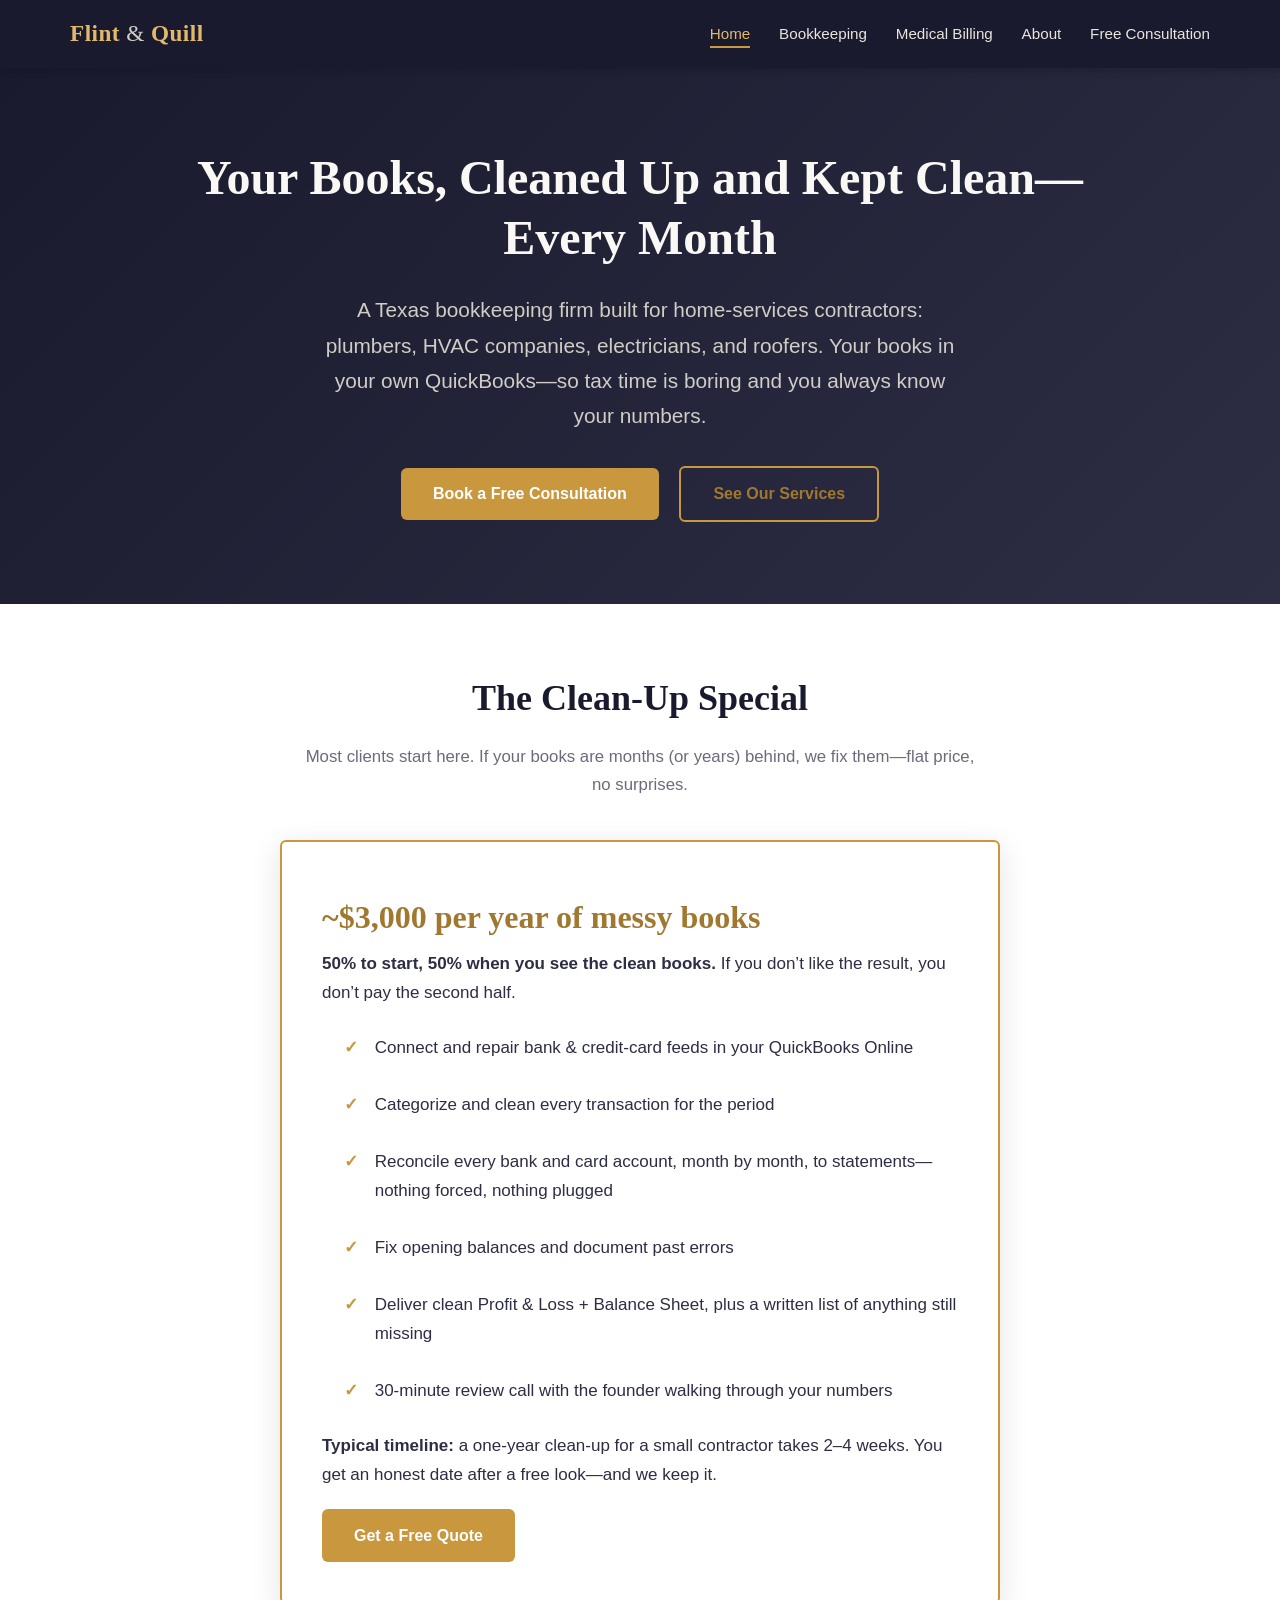
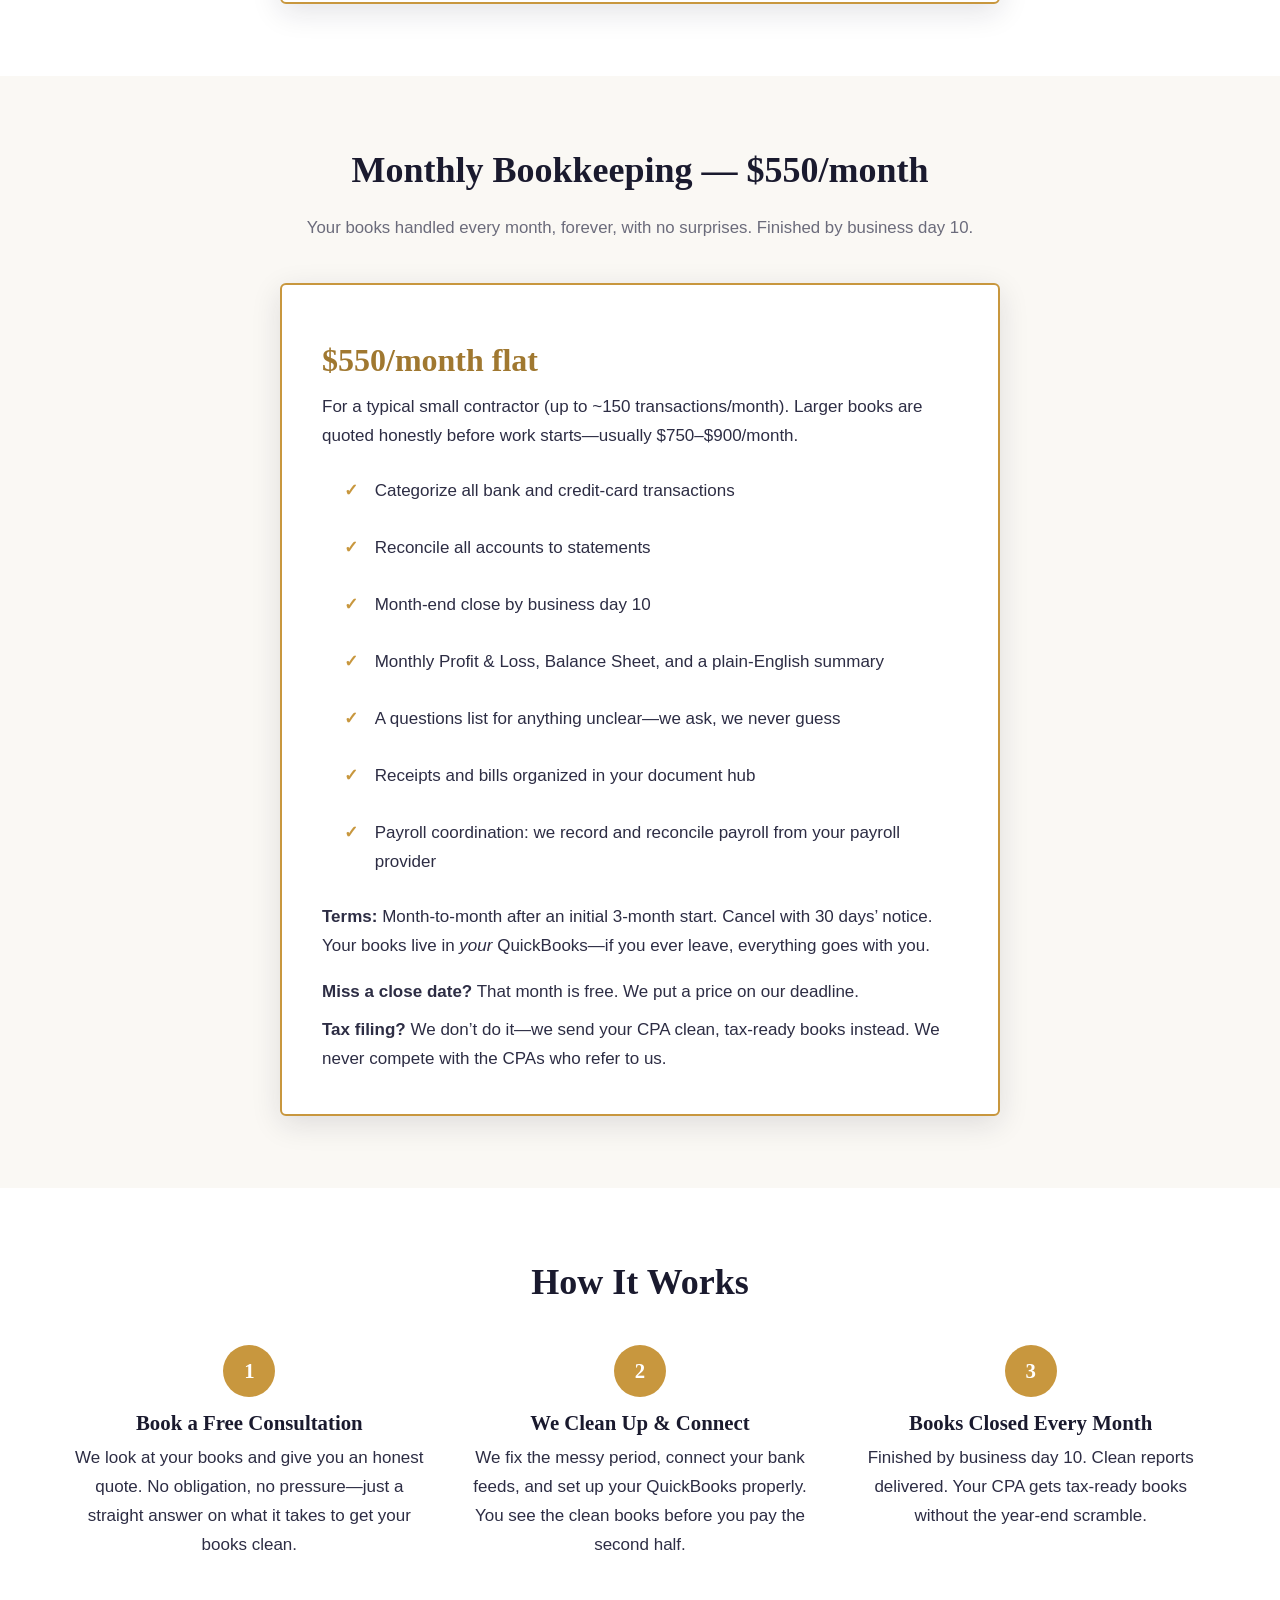
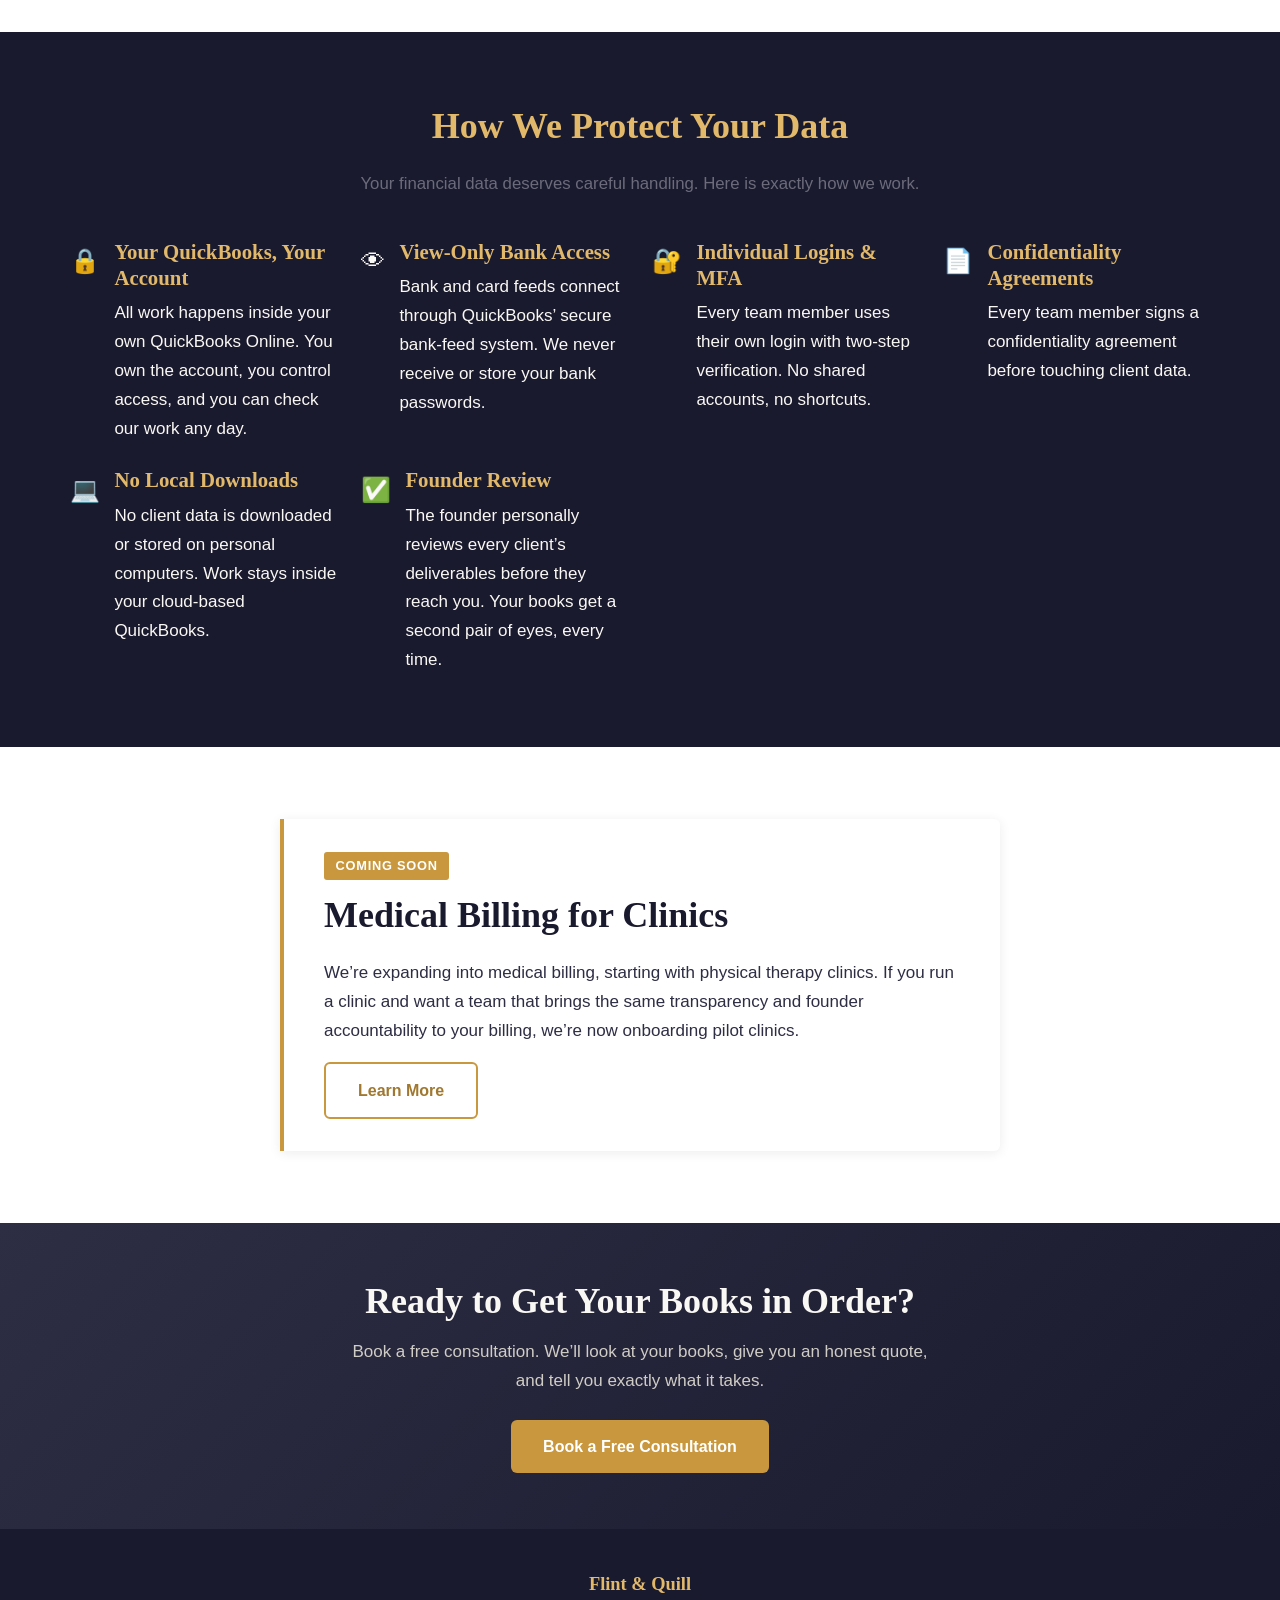
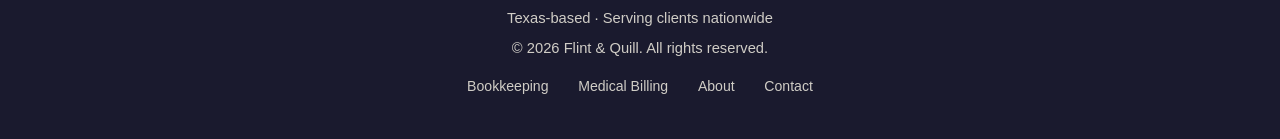
<file: index.html>
<!DOCTYPE html>
<html lang="en">
<head>
  <meta charset="UTF-8">
  <meta name="viewport" content="width=device-width, initial-scale=1.0">
  <title>Flint &amp; Quill &mdash; Bookkeeping for Home-Services Contractors | Texas</title>
  <meta name="description" content="Texas-based bookkeeping firm for plumbers, HVAC, electricians, and roofers. We clean up messy books and close them every month in your own QuickBooks. Free consultation.">
  <meta property="og:title" content="Flint & Quill — Bookkeeping for Home-Services Contractors">
  <meta property="og:description" content="Your books, cleaned up and kept clean — every month. Texas-based bookkeeping for home-services contractors.">
  <meta property="og:type" content="website">
  <meta property="og:url" content="https://mansoor2701.github.io/flintandquill-website/">
  <link rel="icon" href="data:image/svg+xml,<svg xmlns='http://www.w3.org/2000/svg' viewBox='0 0 32 32'><rect width='32' height='32' rx='6' fill='%231a1a2e'/><text x='16' y='22' text-anchor='middle' font-family='Georgia,serif' font-size='18' font-weight='700' fill='%23c8973e'>FQ</text></svg>">
  <link rel="stylesheet" href="style.css">
</head>
<body>

  <!-- Header -->
  <header class="site-header">
    <div class="container header-inner">
      <a href="index.html" class="logo">Flint <span>&amp;</span> Quill</a>
      <button class="nav-toggle" aria-label="Menu" aria-expanded="false"><span></span><span></span><span></span></button>
      <nav><ul class="nav-list">
        <li><a href="index.html">Home</a></li>
        <li><a href="bookkeeping.html">Bookkeeping</a></li>
        <li><a href="medical-billing.html">Medical Billing</a></li>
        <li><a href="about.html">About</a></li>
        <li><a href="contact.html">Free Consultation</a></li>
      </ul></nav>
    </div>
  </header>

  <!-- Hero -->
  <section class="hero">
    <div class="container">
      <h1>Your Books, Cleaned Up and Kept Clean&mdash;Every&nbsp;Month</h1>
      <p class="subtitle">A Texas bookkeeping firm built for home-services contractors: plumbers, HVAC companies, electricians, and roofers. Your books in your own QuickBooks&mdash;so tax time is boring and you always know your numbers.</p>
      <a href="contact.html" class="btn btn-primary">Book a Free Consultation</a>
      <a href="bookkeeping.html" class="btn btn-outline">See Our Services</a>
    </div>
  </section>

  <!-- Clean-Up Special -->
  <section class="section section-alt" id="cleanup">
    <div class="container">
      <div class="section-header">
        <h2>The Clean-Up Special</h2>
        <p>Most clients start here. If your books are months (or years) behind, we fix them&mdash;flat price, no surprises.</p>
      </div>
      <div class="offer-box" style="max-width:720px;margin:0 auto;">
        <div class="price">~$3,000 per year of messy books</div>
        <p><strong>50% to start, 50% when you see the clean books.</strong> If you don&rsquo;t like the result, you don&rsquo;t pay the second half.</p>
        <ul class="feature-list">
          <li>Connect and repair bank &amp; credit-card feeds in your QuickBooks Online</li>
          <li>Categorize and clean every transaction for the period</li>
          <li>Reconcile every bank and card account, month by month, to statements&mdash;nothing forced, nothing plugged</li>
          <li>Fix opening balances and document past errors</li>
          <li>Deliver clean Profit &amp; Loss + Balance Sheet, plus a written list of anything still missing</li>
          <li>30-minute review call with the founder walking through your numbers</li>
        </ul>
        <p><strong>Typical timeline:</strong> a one-year clean-up for a small contractor takes 2&ndash;4 weeks. You get an honest date after a free look&mdash;and we keep it.</p>
        <p style="margin-top:1.2rem;"><a href="contact.html" class="btn btn-primary">Get a Free Quote</a></p>
      </div>
    </div>
  </section>

  <!-- Monthly Bookkeeping -->
  <section class="section" id="monthly">
    <div class="container">
      <div class="section-header">
        <h2>Monthly Bookkeeping &mdash; $550/month</h2>
        <p>Your books handled every month, forever, with no surprises. Finished by business day 10.</p>
      </div>
      <div class="offer-box" style="max-width:720px;margin:0 auto;">
        <div class="price">$550/month flat</div>
        <p>For a typical small contractor (up to ~150 transactions/month). Larger books are quoted honestly before work starts&mdash;usually $750&ndash;$900/month.</p>
        <ul class="feature-list">
          <li>Categorize all bank and credit-card transactions</li>
          <li>Reconcile all accounts to statements</li>
          <li>Month-end close by business day 10</li>
          <li>Monthly Profit &amp; Loss, Balance Sheet, and a plain-English summary</li>
          <li>A questions list for anything unclear&mdash;we ask, we never guess</li>
          <li>Receipts and bills organized in your document hub</li>
          <li>Payroll coordination: we record and reconcile payroll from your payroll provider</li>
        </ul>
        <p><strong>Terms:</strong> Month-to-month after an initial 3-month start. Cancel with 30 days&rsquo; notice. Your books live in <em>your</em> QuickBooks&mdash;if you ever leave, everything goes with you.</p>
        <p><strong>Miss a close date?</strong> That month is free. We put a price on our deadline.</p>
        <p style="margin-top:.6rem;"><strong>Tax filing?</strong> We don&rsquo;t do it&mdash;we send your CPA clean, tax-ready books instead. We never compete with the CPAs who refer to us.</p>
      </div>
    </div>
  </section>

  <!-- How It Works -->
  <section class="section section-alt" id="how">
    <div class="container">
      <div class="section-header">
        <h2>How It Works</h2>
      </div>
      <div class="grid-3">
        <div class="step">
          <div class="step-number">1</div>
          <h3>Book a Free Consultation</h3>
          <p>We look at your books and give you an honest quote. No obligation, no pressure&mdash;just a straight answer on what it takes to get your books clean.</p>
        </div>
        <div class="step">
          <div class="step-number">2</div>
          <h3>We Clean Up &amp; Connect</h3>
          <p>We fix the messy period, connect your bank feeds, and set up your QuickBooks properly. You see the clean books before you pay the second half.</p>
        </div>
        <div class="step">
          <div class="step-number">3</div>
          <h3>Books Closed Every Month</h3>
          <p>Finished by business day 10. Clean reports delivered. Your CPA gets tax-ready books without the year-end scramble.</p>
        </div>
      </div>
    </div>
  </section>

  <!-- Security / Trust -->
  <section class="section section-dark" id="security">
    <div class="container">
      <div class="section-header">
        <h2>How We Protect Your Data</h2>
        <p>Your financial data deserves careful handling. Here is exactly how we work.</p>
      </div>
      <div class="trust-grid">
        <div class="trust-item">
          <span class="trust-icon">&#128274;</span>
          <div>
            <h3>Your QuickBooks, Your Account</h3>
            <p>All work happens inside your own QuickBooks Online. You own the account, you control access, and you can check our work any day.</p>
          </div>
        </div>
        <div class="trust-item">
          <span class="trust-icon">&#128065;</span>
          <div>
            <h3>View-Only Bank Access</h3>
            <p>Bank and card feeds connect through QuickBooks&rsquo; secure bank-feed system. We never receive or store your bank passwords.</p>
          </div>
        </div>
        <div class="trust-item">
          <span class="trust-icon">&#128272;</span>
          <div>
            <h3>Individual Logins &amp; MFA</h3>
            <p>Every team member uses their own login with two-step verification. No shared accounts, no shortcuts.</p>
          </div>
        </div>
        <div class="trust-item">
          <span class="trust-icon">&#128196;</span>
          <div>
            <h3>Confidentiality Agreements</h3>
            <p>Every team member signs a confidentiality agreement before touching client data.</p>
          </div>
        </div>
        <div class="trust-item">
          <span class="trust-icon">&#128187;</span>
          <div>
            <h3>No Local Downloads</h3>
            <p>No client data is downloaded or stored on personal computers. Work stays inside your cloud-based QuickBooks.</p>
          </div>
        </div>
        <div class="trust-item">
          <span class="trust-icon">&#9989;</span>
          <div>
            <h3>Founder Review</h3>
            <p>The founder personally reviews every client&rsquo;s deliverables before they reach you. Your books get a second pair of eyes, every time.</p>
          </div>
        </div>
      </div>
    </div>
  </section>

  <!-- Medical Billing Teaser -->
  <section class="section section-alt" id="medical">
    <div class="container">
      <div class="teaser" style="max-width:720px;margin:0 auto;">
        <span class="badge">Coming Soon</span>
        <h2>Medical Billing for Clinics</h2>
        <p>We&rsquo;re expanding into medical billing, starting with physical therapy clinics. If you run a clinic and want a team that brings the same transparency and founder accountability to your billing, we&rsquo;re now onboarding pilot clinics.</p>
        <p style="margin-top:1rem;"><a href="medical-billing.html" class="btn btn-outline">Learn More</a></p>
      </div>
    </div>
  </section>

  <!-- CTA Banner -->
  <section class="cta-banner">
    <div class="container">
      <h2>Ready to Get Your Books in Order?</h2>
      <p>Book a free consultation. We&rsquo;ll look at your books, give you an honest quote, and tell you exactly what it takes.</p>
      <a href="contact.html" class="btn btn-primary">Book a Free Consultation</a>
    </div>
  </section>

  <!-- Footer -->
  <footer class="site-footer">
    <div class="container">
      <div class="footer-brand">Flint &amp; Quill</div>
      <p>Texas-based &middot; Serving clients nationwide</p>
      <p>&copy; 2026 Flint &amp; Quill. All rights reserved.</p>
      <div class="footer-links">
        <a href="bookkeeping.html">Bookkeeping</a>
        <a href="medical-billing.html">Medical Billing</a>
        <a href="about.html">About</a>
        <a href="contact.html">Contact</a>
      </div>
    </div>
  </footer>

  <script src="script.js"></script>
</body>
</html>
</file>
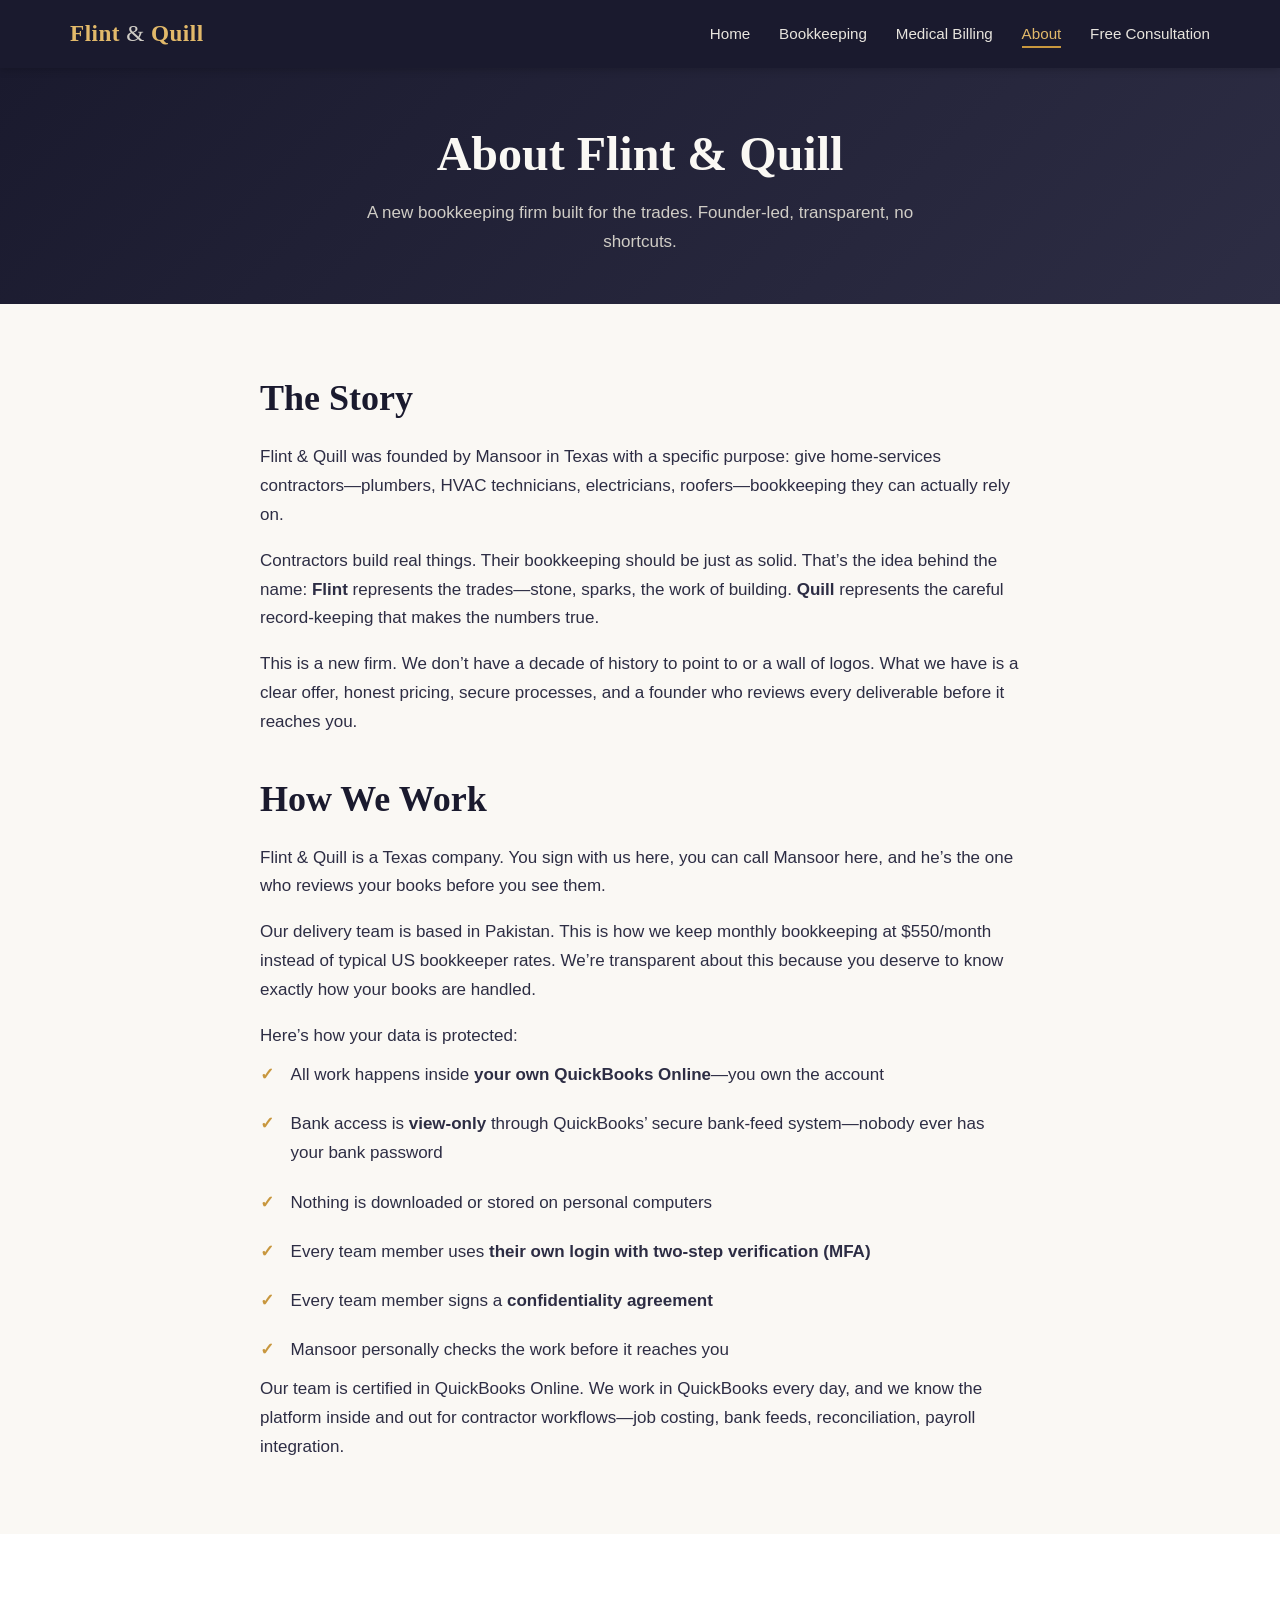
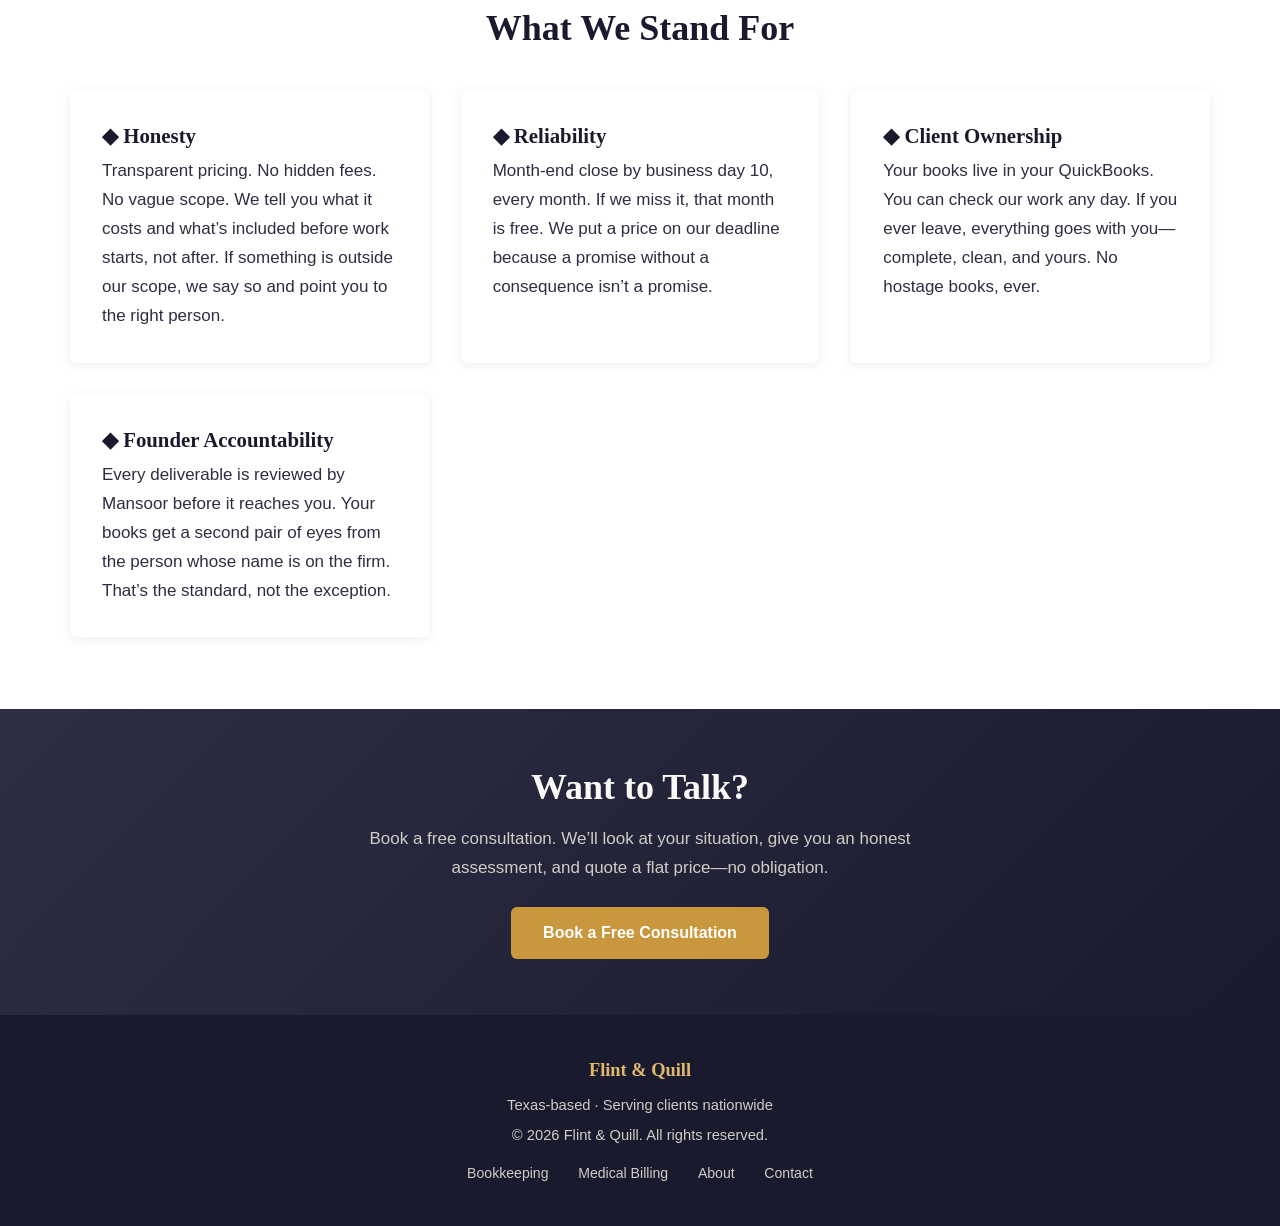
<file: about.html>
<!DOCTYPE html>
<html lang="en">
<head>
  <meta charset="UTF-8">
  <meta name="viewport" content="width=device-width, initial-scale=1.0">
  <title>About Flint &amp; Quill &mdash; Founder-Led Bookkeeping | Texas</title>
  <meta name="description" content="Flint & Quill is a new, founder-led bookkeeping firm in Texas built for home-services contractors. Certified QuickBooks team. Transparent operations. Every deliverable reviewed by the founder.">
  <meta property="og:title" content="About Flint & Quill — Founder-Led Bookkeeping">
  <meta property="og:description" content="A new Texas bookkeeping firm. Founder-led, transparent, built for contractors.">
  <meta property="og:type" content="website">
  <link rel="icon" href="data:image/svg+xml,<svg xmlns='http://www.w3.org/2000/svg' viewBox='0 0 32 32'><rect width='32' height='32' rx='6' fill='%231a1a2e'/><text x='16' y='22' text-anchor='middle' font-family='Georgia,serif' font-size='18' font-weight='700' fill='%23c8973e'>FQ</text></svg>">
  <link rel="stylesheet" href="style.css">
</head>
<body>

  <header class="site-header">
    <div class="container header-inner">
      <a href="index.html" class="logo">Flint <span>&amp;</span> Quill</a>
      <button class="nav-toggle" aria-label="Menu" aria-expanded="false"><span></span><span></span><span></span></button>
      <nav><ul class="nav-list">
        <li><a href="index.html">Home</a></li>
        <li><a href="bookkeeping.html">Bookkeeping</a></li>
        <li><a href="medical-billing.html">Medical Billing</a></li>
        <li><a href="about.html">About</a></li>
        <li><a href="contact.html">Free Consultation</a></li>
      </ul></nav>
    </div>
  </header>

  <section class="page-header">
    <h1>About Flint &amp; Quill</h1>
    <p>A new bookkeeping firm built for the trades. Founder-led, transparent, no shortcuts.</p>
  </section>

  <!-- Story -->
  <section class="section">
    <div class="container" style="max-width:760px;">
      <h2>The Story</h2>
      <p>Flint &amp; Quill was founded by Mansoor in Texas with a specific purpose: give home-services contractors&mdash;plumbers, HVAC technicians, electricians, roofers&mdash;bookkeeping they can actually rely on.</p>

      <p>Contractors build real things. Their bookkeeping should be just as solid. That&rsquo;s the idea behind the name: <strong>Flint</strong> represents the trades&mdash;stone, sparks, the work of building. <strong>Quill</strong> represents the careful record-keeping that makes the numbers true.</p>

      <p>This is a new firm. We don&rsquo;t have a decade of history to point to or a wall of logos. What we have is a clear offer, honest pricing, secure processes, and a founder who reviews every deliverable before it reaches you.</p>

      <h2 style="margin-top:2.5rem;">How We Work</h2>
      <p>Flint &amp; Quill is a Texas company. You sign with us here, you can call Mansoor here, and he&rsquo;s the one who reviews your books before you see them.</p>

      <p>Our delivery team is based in Pakistan. This is how we keep monthly bookkeeping at $550/month instead of typical US bookkeeper rates. We&rsquo;re transparent about this because you deserve to know exactly how your books are handled.</p>

      <p>Here&rsquo;s how your data is protected:</p>
      <ul class="feature-list">
        <li>All work happens inside <strong>your own QuickBooks Online</strong>&mdash;you own the account</li>
        <li>Bank access is <strong>view-only</strong> through QuickBooks&rsquo; secure bank-feed system&mdash;nobody ever has your bank password</li>
        <li>Nothing is downloaded or stored on personal computers</li>
        <li>Every team member uses <strong>their own login with two-step verification (MFA)</strong></li>
        <li>Every team member signs a <strong>confidentiality agreement</strong></li>
        <li>Mansoor personally checks the work before it reaches you</li>
      </ul>

      <p>Our team is certified in QuickBooks Online. We work in QuickBooks every day, and we know the platform inside and out for contractor workflows&mdash;job costing, bank feeds, reconciliation, payroll integration.</p>
    </div>
  </section>

  <!-- Values -->
  <section class="section section-alt">
    <div class="container">
      <div class="section-header">
        <h2>What We Stand For</h2>
      </div>
      <div class="grid-2">
        <div class="card">
          <h3>&#9670; Honesty</h3>
          <p>Transparent pricing. No hidden fees. No vague scope. We tell you what it costs and what&rsquo;s included before work starts, not after. If something is outside our scope, we say so and point you to the right person.</p>
        </div>
        <div class="card">
          <h3>&#9670; Reliability</h3>
          <p>Month-end close by business day 10, every month. If we miss it, that month is free. We put a price on our deadline because a promise without a consequence isn&rsquo;t a promise.</p>
        </div>
        <div class="card">
          <h3>&#9670; Client Ownership</h3>
          <p>Your books live in your QuickBooks. You can check our work any day. If you ever leave, everything goes with you&mdash;complete, clean, and yours. No hostage books, ever.</p>
        </div>
        <div class="card">
          <h3>&#9670; Founder Accountability</h3>
          <p>Every deliverable is reviewed by Mansoor before it reaches you. Your books get a second pair of eyes from the person whose name is on the firm. That&rsquo;s the standard, not the exception.</p>
        </div>
      </div>
    </div>
  </section>

  <!-- CTA -->
  <section class="cta-banner">
    <div class="container">
      <h2>Want to Talk?</h2>
      <p>Book a free consultation. We&rsquo;ll look at your situation, give you an honest assessment, and quote a flat price&mdash;no obligation.</p>
      <a href="contact.html" class="btn btn-primary">Book a Free Consultation</a>
    </div>
  </section>

  <footer class="site-footer">
    <div class="container">
      <div class="footer-brand">Flint &amp; Quill</div>
      <p>Texas-based &middot; Serving clients nationwide</p>
      <p>&copy; 2026 Flint &amp; Quill. All rights reserved.</p>
      <div class="footer-links">
        <a href="bookkeeping.html">Bookkeeping</a>
        <a href="medical-billing.html">Medical Billing</a>
        <a href="about.html">About</a>
        <a href="contact.html">Contact</a>
      </div>
    </div>
  </footer>

  <script src="script.js"></script>
</body>
</html>
</file>
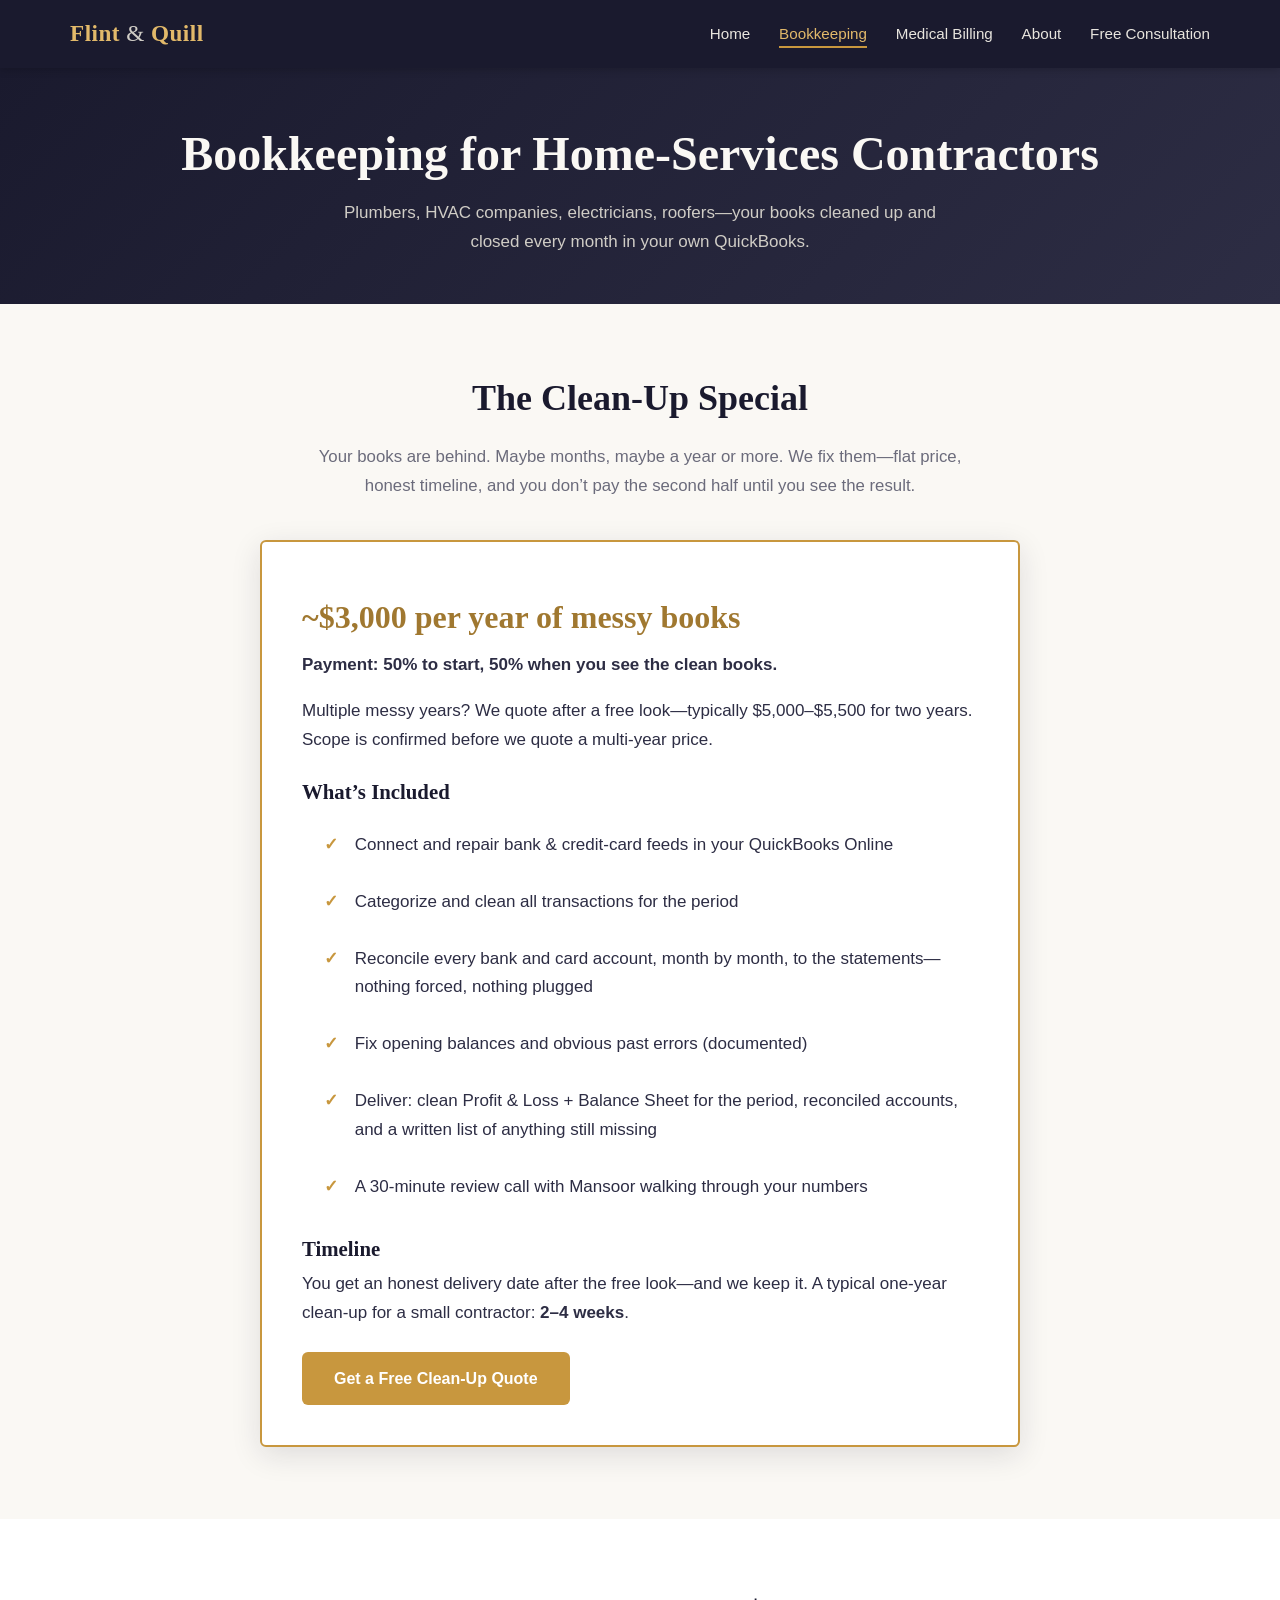
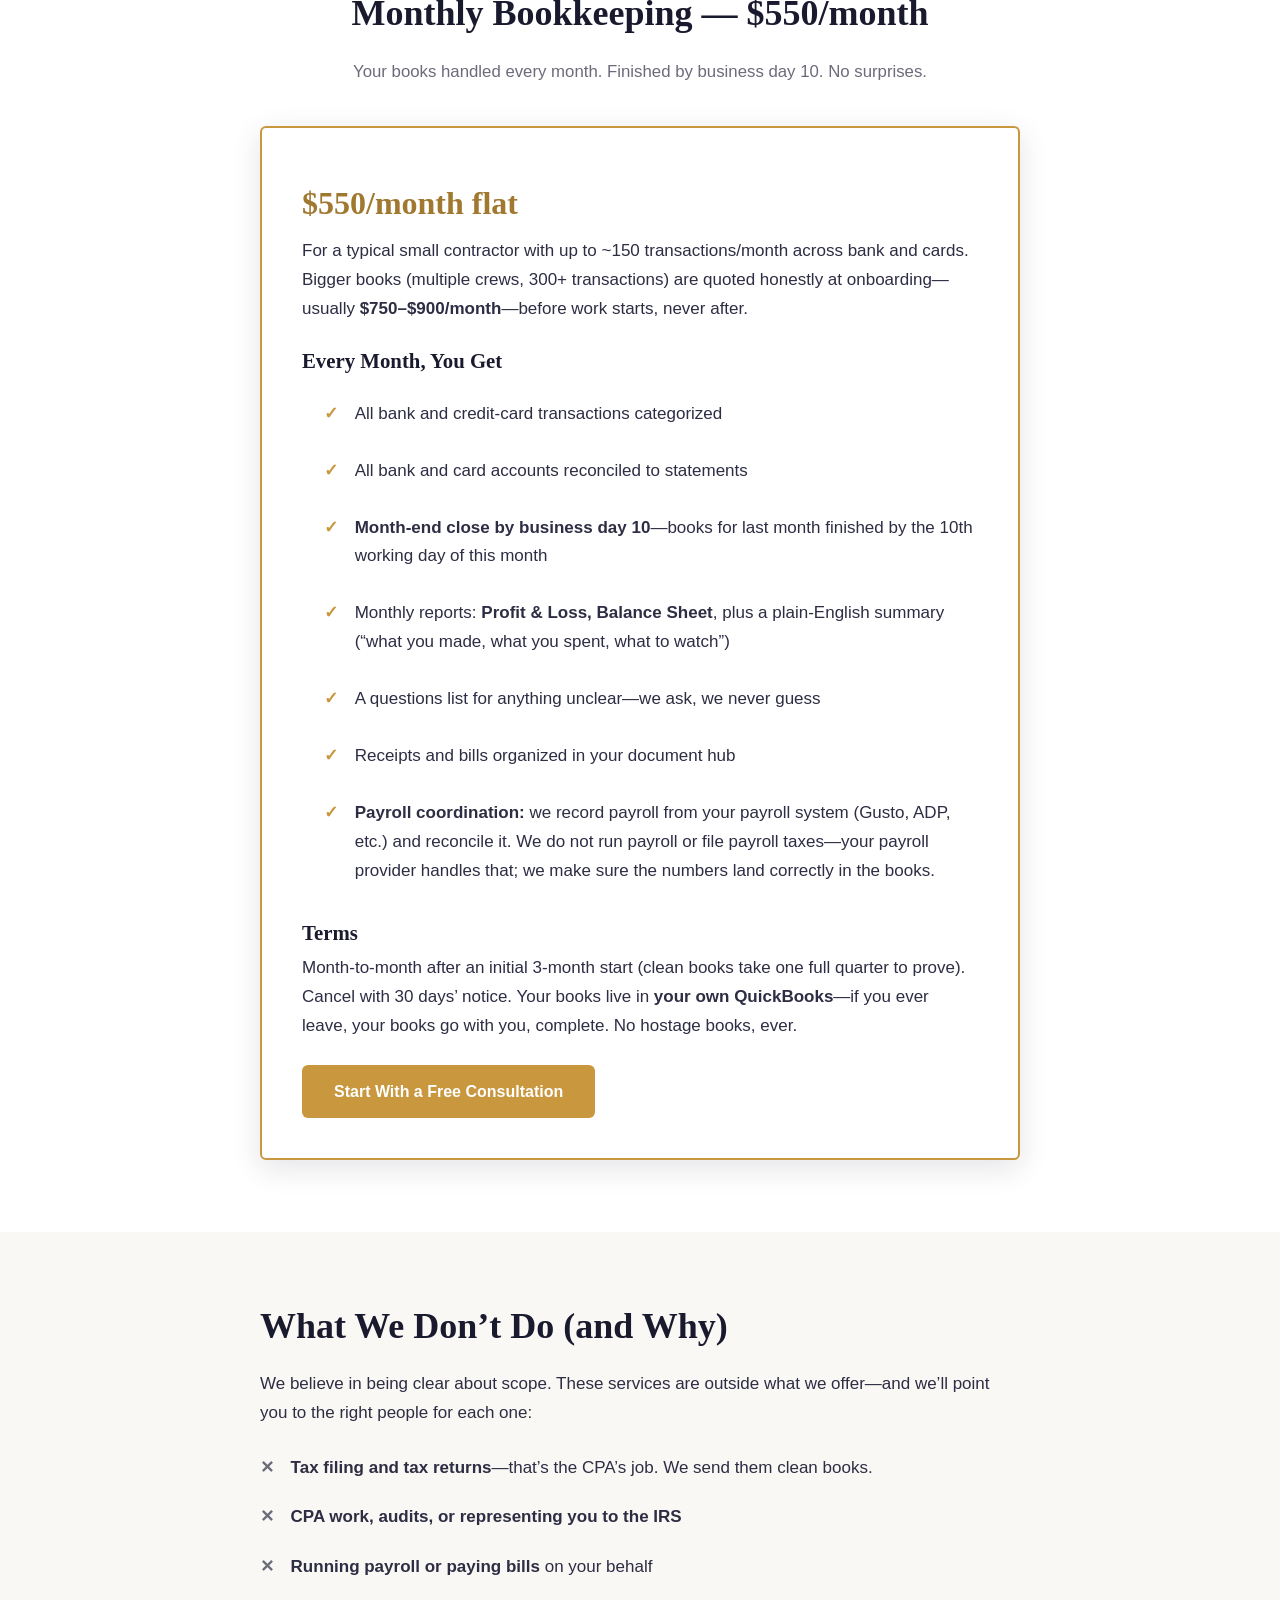
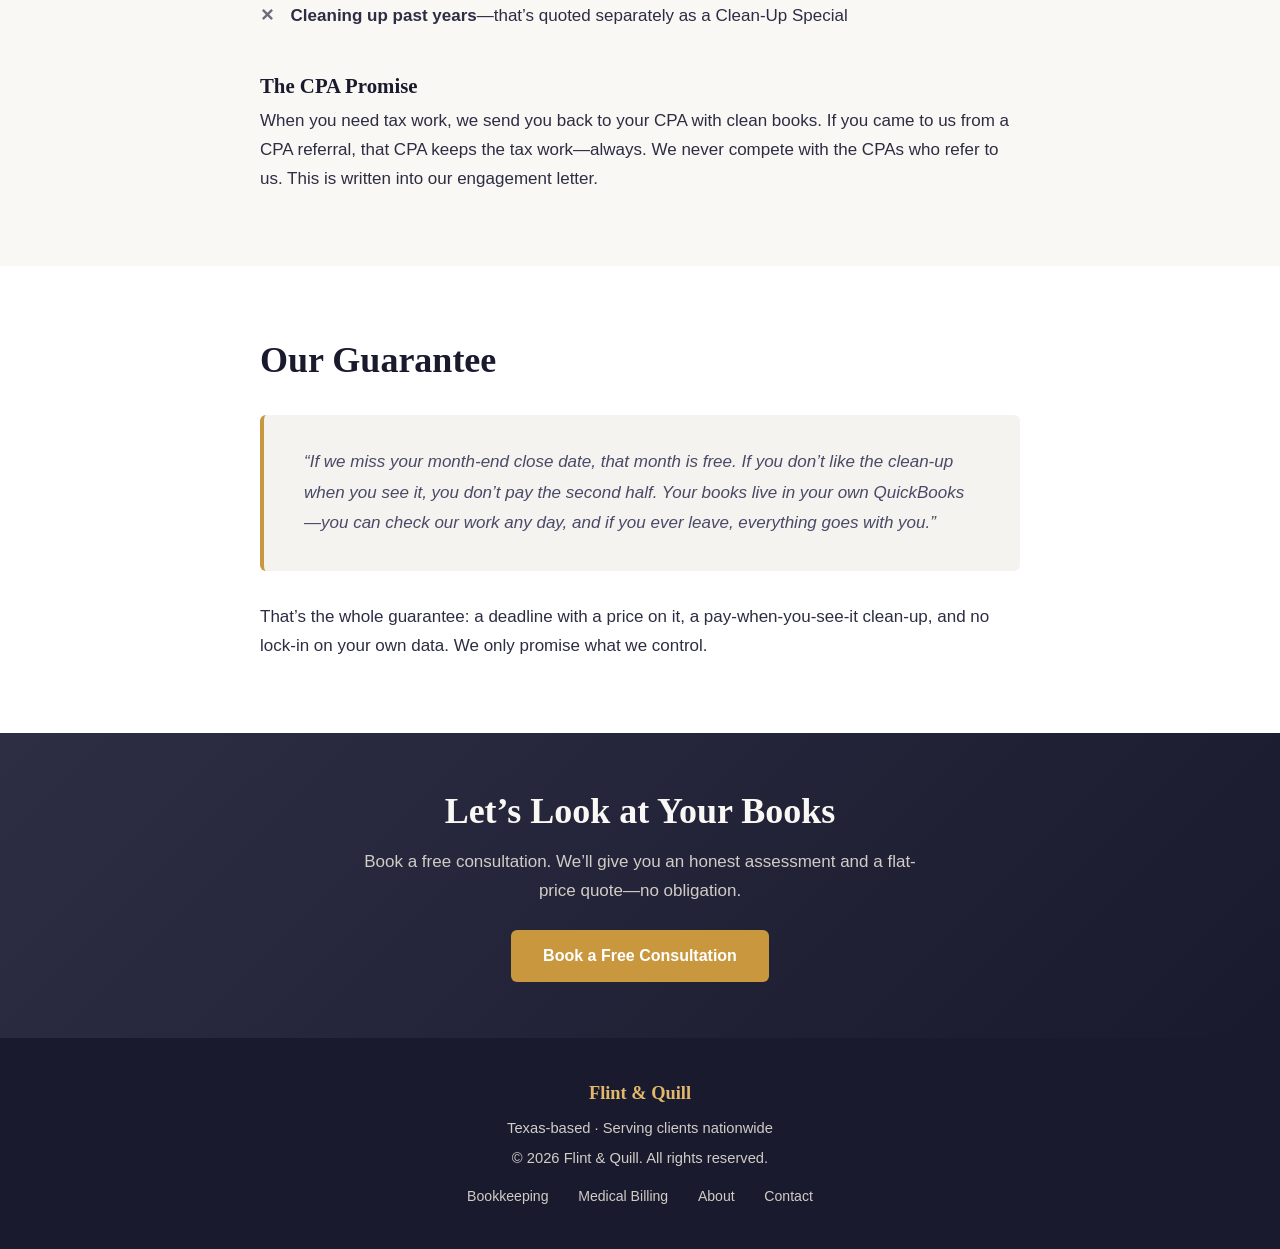
<file: bookkeeping.html>
<!DOCTYPE html>
<html lang="en">
<head>
  <meta charset="UTF-8">
  <meta name="viewport" content="width=device-width, initial-scale=1.0">
  <title>Bookkeeping for Contractors &mdash; Clean-Up &amp; Monthly Services | Flint &amp; Quill</title>
  <meta name="description" content="Bookkeeping built for plumbers, HVAC, electricians, and roofers. Clean-up messy books for ~$3,000/year. Monthly bookkeeping at $550/month with month-end close by business day 10.">
  <meta property="og:title" content="Bookkeeping for Contractors — Flint & Quill">
  <meta property="og:description" content="Clean-up messy books for ~$3,000/year. Monthly bookkeeping at $550/month, closed by business day 10.">
  <meta property="og:type" content="website">
  <link rel="icon" href="data:image/svg+xml,<svg xmlns='http://www.w3.org/2000/svg' viewBox='0 0 32 32'><rect width='32' height='32' rx='6' fill='%231a1a2e'/><text x='16' y='22' text-anchor='middle' font-family='Georgia,serif' font-size='18' font-weight='700' fill='%23c8973e'>FQ</text></svg>">
  <link rel="stylesheet" href="style.css">
</head>
<body>

  <header class="site-header">
    <div class="container header-inner">
      <a href="index.html" class="logo">Flint <span>&amp;</span> Quill</a>
      <button class="nav-toggle" aria-label="Menu" aria-expanded="false"><span></span><span></span><span></span></button>
      <nav><ul class="nav-list">
        <li><a href="index.html">Home</a></li>
        <li><a href="bookkeeping.html">Bookkeeping</a></li>
        <li><a href="medical-billing.html">Medical Billing</a></li>
        <li><a href="about.html">About</a></li>
        <li><a href="contact.html">Free Consultation</a></li>
      </ul></nav>
    </div>
  </header>

  <section class="page-header">
    <h1>Bookkeeping for Home-Services Contractors</h1>
    <p>Plumbers, HVAC companies, electricians, roofers&mdash;your books cleaned up and closed every month in your own QuickBooks.</p>
  </section>

  <!-- Clean-Up Special -->
  <section class="section" id="cleanup">
    <div class="container">
      <div class="section-header">
        <h2>The Clean-Up Special</h2>
        <p>Your books are behind. Maybe months, maybe a year or more. We fix them&mdash;flat price, honest timeline, and you don&rsquo;t pay the second half until you see the result.</p>
      </div>
      <div class="offer-box" style="max-width:760px;margin:0 auto;">
        <div class="price">~$3,000 per year of messy books</div>
        <p><strong>Payment: 50% to start, 50% when you see the clean books.</strong></p>
        <p>Multiple messy years? We quote after a free look&mdash;typically $5,000&ndash;$5,500 for two years. Scope is confirmed before we quote a multi-year price.</p>

        <h3 style="margin-top:1.5rem;">What&rsquo;s Included</h3>
        <ul class="feature-list">
          <li>Connect and repair bank &amp; credit-card feeds in your QuickBooks Online</li>
          <li>Categorize and clean all transactions for the period</li>
          <li>Reconcile every bank and card account, month by month, to the statements&mdash;nothing forced, nothing plugged</li>
          <li>Fix opening balances and obvious past errors (documented)</li>
          <li>Deliver: clean Profit &amp; Loss + Balance Sheet for the period, reconciled accounts, and a written list of anything still missing</li>
          <li>A 30-minute review call with Mansoor walking through your numbers</li>
        </ul>

        <h3 style="margin-top:1.5rem;">Timeline</h3>
        <p>You get an honest delivery date after the free look&mdash;and we keep it. A typical one-year clean-up for a small contractor: <strong>2&ndash;4 weeks</strong>.</p>

        <p style="margin-top:1.5rem;"><a href="contact.html" class="btn btn-primary">Get a Free Clean-Up Quote</a></p>
      </div>
    </div>
  </section>

  <!-- Monthly Bookkeeping -->
  <section class="section section-alt" id="monthly">
    <div class="container">
      <div class="section-header">
        <h2>Monthly Bookkeeping &mdash; $550/month</h2>
        <p>Your books handled every month. Finished by business day 10. No surprises.</p>
      </div>
      <div class="offer-box" style="max-width:760px;margin:0 auto;">
        <div class="price">$550/month flat</div>
        <p>For a typical small contractor with up to ~150 transactions/month across bank and cards. Bigger books (multiple crews, 300+ transactions) are quoted honestly at onboarding&mdash;usually <strong>$750&ndash;$900/month</strong>&mdash;before work starts, never after.</p>

        <h3 style="margin-top:1.5rem;">Every Month, You Get</h3>
        <ul class="feature-list">
          <li>All bank and credit-card transactions categorized</li>
          <li>All bank and card accounts reconciled to statements</li>
          <li><strong>Month-end close by business day 10</strong>&mdash;books for last month finished by the 10th working day of this month</li>
          <li>Monthly reports: <strong>Profit &amp; Loss, Balance Sheet</strong>, plus a plain-English summary (&ldquo;what you made, what you spent, what to watch&rdquo;)</li>
          <li>A questions list for anything unclear&mdash;we ask, we never guess</li>
          <li>Receipts and bills organized in your document hub</li>
          <li><strong>Payroll coordination:</strong> we record payroll from your payroll system (Gusto, ADP, etc.) and reconcile it. We do not run payroll or file payroll taxes&mdash;your payroll provider handles that; we make sure the numbers land correctly in the books.</li>
        </ul>

        <h3 style="margin-top:1.5rem;">Terms</h3>
        <p>Month-to-month after an initial 3-month start (clean books take one full quarter to prove). Cancel with 30 days&rsquo; notice. Your books live in <strong>your own QuickBooks</strong>&mdash;if you ever leave, your books go with you, complete. No hostage books, ever.</p>

        <p style="margin-top:1.5rem;"><a href="contact.html" class="btn btn-primary">Start With a Free Consultation</a></p>
      </div>
    </div>
  </section>

  <!-- What's NOT Included -->
  <section class="section" id="not-included">
    <div class="container" style="max-width:760px;">
      <h2>What We Don&rsquo;t Do (and Why)</h2>
      <p>We believe in being clear about scope. These services are outside what we offer&mdash;and we&rsquo;ll point you to the right people for each one:</p>
      <ul class="feature-list not-list" style="margin-top:1rem;">
        <li><strong>Tax filing and tax returns</strong>&mdash;that&rsquo;s the CPA&rsquo;s job. We send them clean books.</li>
        <li><strong>CPA work, audits, or representing you to the IRS</strong></li>
        <li><strong>Running payroll or paying bills</strong> on your behalf</li>
        <li><strong>Cleaning up past years</strong>&mdash;that&rsquo;s quoted separately as a Clean-Up Special</li>
      </ul>

      <h3 style="margin-top:2rem;">The CPA Promise</h3>
      <p>When you need tax work, we send you back to your CPA with clean books. If you came to us from a CPA referral, that CPA keeps the tax work&mdash;always. We never compete with the CPAs who refer to us. This is written into our engagement letter.</p>
    </div>
  </section>

  <!-- Guarantee -->
  <section class="section section-alt">
    <div class="container" style="max-width:760px;">
      <h2>Our Guarantee</h2>
      <blockquote class="guarantee">
        &ldquo;If we miss your month-end close date, that month is free. If you don&rsquo;t like the clean-up when you see it, you don&rsquo;t pay the second half. Your books live in your own QuickBooks&mdash;you can check our work any day, and if you ever leave, everything goes with you.&rdquo;
      </blockquote>
      <p>That&rsquo;s the whole guarantee: a deadline with a price on it, a pay-when-you-see-it clean-up, and no lock-in on your own data. We only promise what we control.</p>
    </div>
  </section>

  <!-- CTA -->
  <section class="cta-banner">
    <div class="container">
      <h2>Let&rsquo;s Look at Your Books</h2>
      <p>Book a free consultation. We&rsquo;ll give you an honest assessment and a flat-price quote&mdash;no obligation.</p>
      <a href="contact.html" class="btn btn-primary">Book a Free Consultation</a>
    </div>
  </section>

  <footer class="site-footer">
    <div class="container">
      <div class="footer-brand">Flint &amp; Quill</div>
      <p>Texas-based &middot; Serving clients nationwide</p>
      <p>&copy; 2026 Flint &amp; Quill. All rights reserved.</p>
      <div class="footer-links">
        <a href="bookkeeping.html">Bookkeeping</a>
        <a href="medical-billing.html">Medical Billing</a>
        <a href="about.html">About</a>
        <a href="contact.html">Contact</a>
      </div>
    </div>
  </footer>

  <script src="script.js"></script>
</body>
</html>
</file>
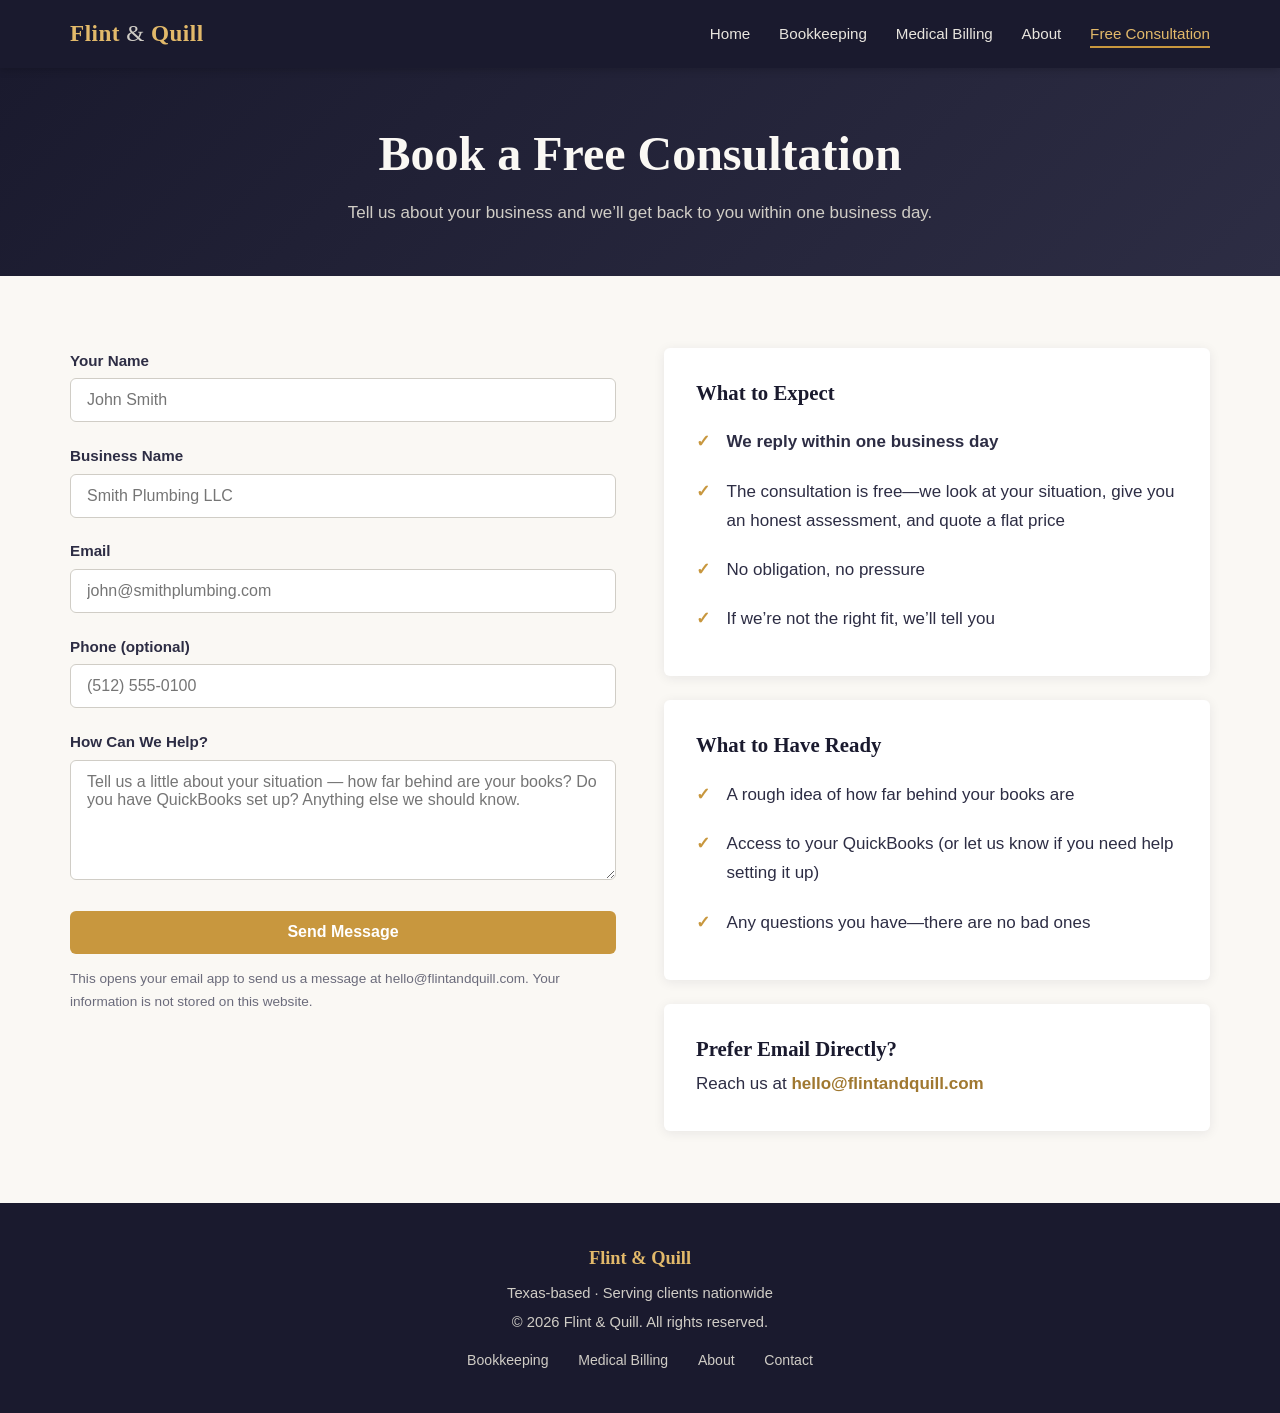
<file: contact.html>
<!DOCTYPE html>
<html lang="en">
<head>
  <meta charset="UTF-8">
  <meta name="viewport" content="width=device-width, initial-scale=1.0">
  <title>Book a Free Consultation | Flint &amp; Quill</title>
  <meta name="description" content="Book a free bookkeeping consultation with Flint & Quill. Tell us about your business and we'll reply within one business day with an honest assessment and quote.">
  <meta property="og:title" content="Book a Free Consultation — Flint & Quill">
  <meta property="og:description" content="Free consultation for contractors. Honest assessment, flat-price quote, no obligation.">
  <meta property="og:type" content="website">
  <link rel="icon" href="data:image/svg+xml,<svg xmlns='http://www.w3.org/2000/svg' viewBox='0 0 32 32'><rect width='32' height='32' rx='6' fill='%231a1a2e'/><text x='16' y='22' text-anchor='middle' font-family='Georgia,serif' font-size='18' font-weight='700' fill='%23c8973e'>FQ</text></svg>">
  <link rel="stylesheet" href="style.css">
</head>
<body>

  <header class="site-header">
    <div class="container header-inner">
      <a href="index.html" class="logo">Flint <span>&amp;</span> Quill</a>
      <button class="nav-toggle" aria-label="Menu" aria-expanded="false"><span></span><span></span><span></span></button>
      <nav><ul class="nav-list">
        <li><a href="index.html">Home</a></li>
        <li><a href="bookkeeping.html">Bookkeeping</a></li>
        <li><a href="medical-billing.html">Medical Billing</a></li>
        <li><a href="about.html">About</a></li>
        <li><a href="contact.html">Free Consultation</a></li>
      </ul></nav>
    </div>
  </header>

  <section class="page-header">
    <h1>Book a Free Consultation</h1>
    <p>Tell us about your business and we&rsquo;ll get back to you within one business day.</p>
  </section>

  <section class="section">
    <div class="container two-col">

      <!-- Form -->
      <div>
        <form id="consultation-form">
          <div class="form-group">
            <label for="name">Your Name</label>
            <input type="text" id="name" name="name" required placeholder="John Smith">
          </div>
          <div class="form-group">
            <label for="business">Business Name</label>
            <input type="text" id="business" name="business" required placeholder="Smith Plumbing LLC">
          </div>
          <div class="form-group">
            <label for="email">Email</label>
            <input type="email" id="email" name="email" required placeholder="john@smithplumbing.com">
          </div>
          <div class="form-group">
            <label for="phone">Phone (optional)</label>
            <input type="tel" id="phone" name="phone" placeholder="(512) 555-0100">
          </div>
          <div class="form-group">
            <label for="message">How Can We Help?</label>
            <textarea id="message" name="message" placeholder="Tell us a little about your situation — how far behind are your books? Do you have QuickBooks set up? Anything else we should know."></textarea>
          </div>
          <button type="submit" class="btn btn-primary" style="width:100%;">Send Message</button>
          <p style="margin-top:.8rem;font-size:.85rem;color:#6b6b7b;">This opens your email app to send us a message at hello@flintandquill.com. Your information is not stored on this website.</p>
        </form>
      </div>

      <!-- Sidebar -->
      <div>
        <div class="card">
          <h3>What to Expect</h3>
          <ul class="feature-list" style="margin-top:.8rem;">
            <li><strong>We reply within one business day</strong></li>
            <li>The consultation is free&mdash;we look at your situation, give you an honest assessment, and quote a flat price</li>
            <li>No obligation, no pressure</li>
            <li>If we&rsquo;re not the right fit, we&rsquo;ll tell you</li>
          </ul>
        </div>

        <div class="card" style="margin-top:1.5rem;">
          <h3>What to Have Ready</h3>
          <ul class="feature-list" style="margin-top:.8rem;">
            <li>A rough idea of how far behind your books are</li>
            <li>Access to your QuickBooks (or let us know if you need help setting it up)</li>
            <li>Any questions you have&mdash;there are no bad ones</li>
          </ul>
        </div>

        <div class="card" style="margin-top:1.5rem;">
          <h3>Prefer Email Directly?</h3>
          <p style="margin-top:.5rem;">Reach us at <a href="mailto:hello@flintandquill.com"><strong>hello@flintandquill.com</strong></a></p>
        </div>
      </div>

    </div>
  </section>

  <footer class="site-footer">
    <div class="container">
      <div class="footer-brand">Flint &amp; Quill</div>
      <p>Texas-based &middot; Serving clients nationwide</p>
      <p>&copy; 2026 Flint &amp; Quill. All rights reserved.</p>
      <div class="footer-links">
        <a href="bookkeeping.html">Bookkeeping</a>
        <a href="medical-billing.html">Medical Billing</a>
        <a href="about.html">About</a>
        <a href="contact.html">Contact</a>
      </div>
    </div>
  </footer>

  <script src="script.js"></script>
</body>
</html>
</file>
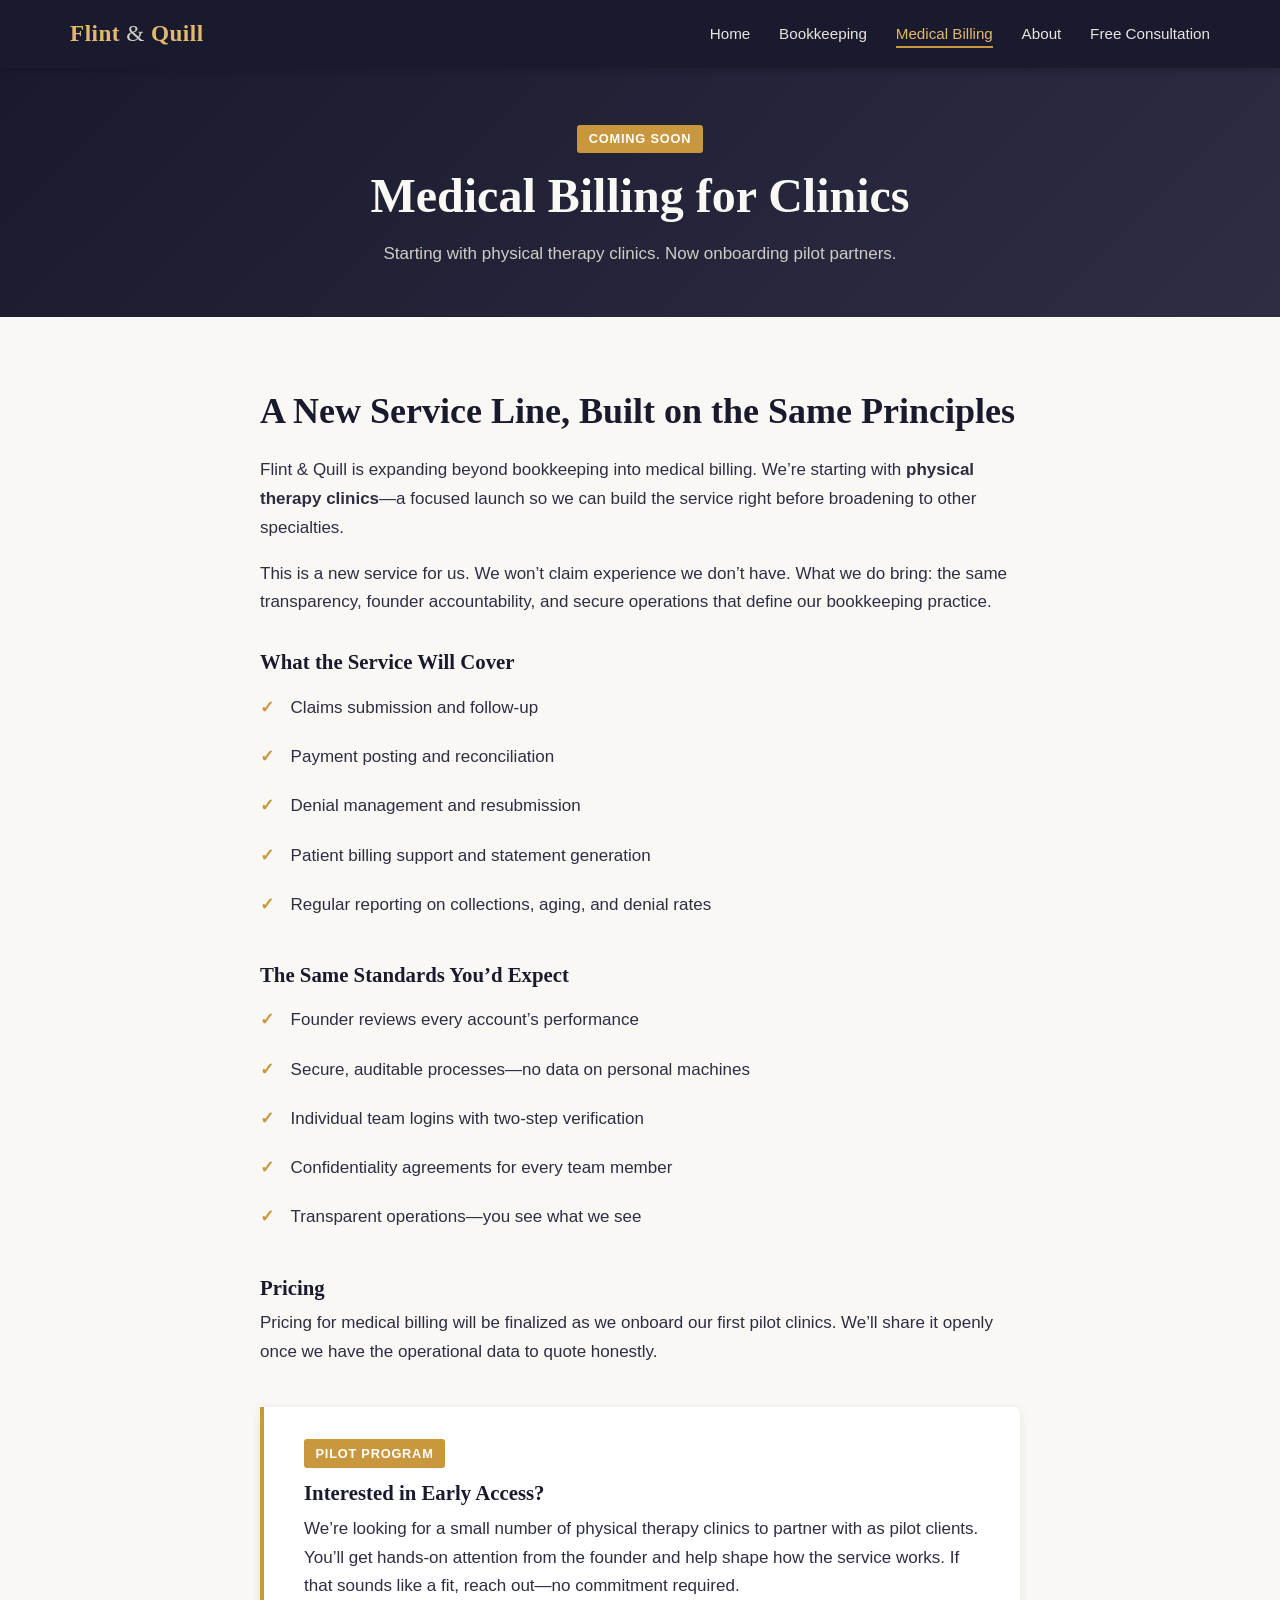
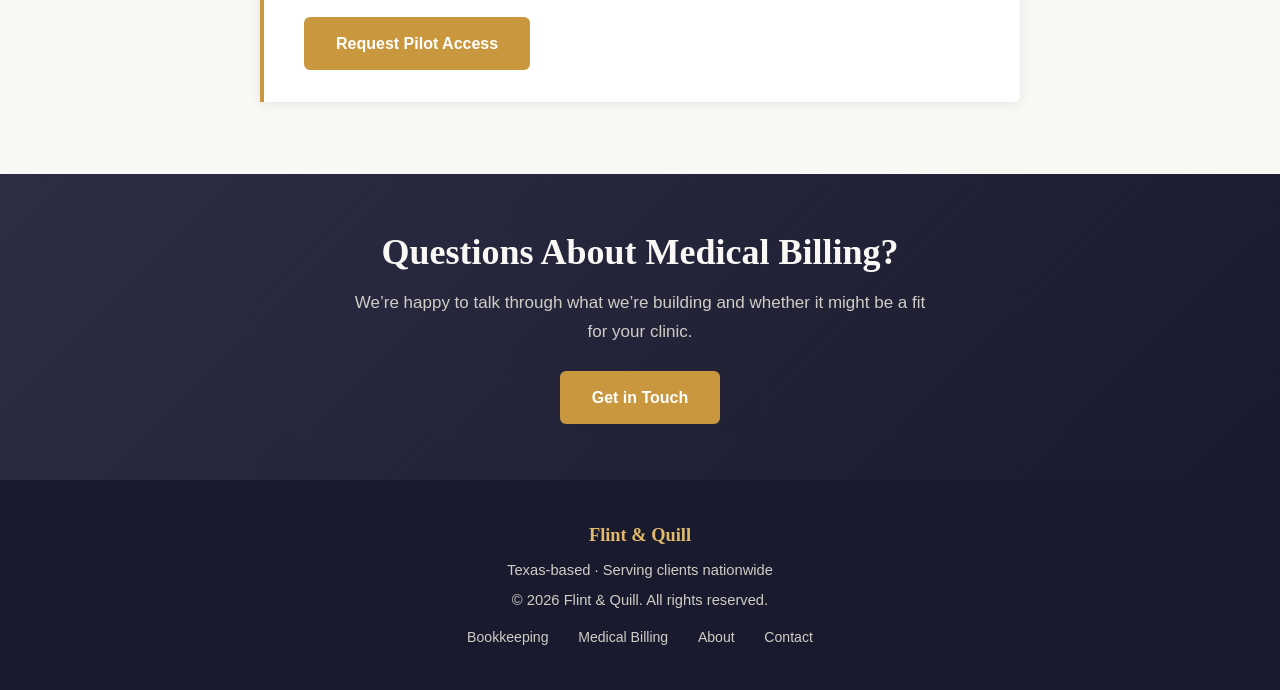
<file: medical-billing.html>
<!DOCTYPE html>
<html lang="en">
<head>
  <meta charset="UTF-8">
  <meta name="viewport" content="width=device-width, initial-scale=1.0">
  <title>Medical Billing for Clinics &mdash; Coming Soon | Flint &amp; Quill</title>
  <meta name="description" content="Flint & Quill is expanding into medical billing for physical therapy clinics. Now onboarding pilot clinics — transparent billing with founder accountability.">
  <meta property="og:title" content="Medical Billing for Clinics — Coming Soon | Flint & Quill">
  <meta property="og:description" content="Medical billing for PT clinics, launching soon. Founder-reviewed, transparent, secure.">
  <meta property="og:type" content="website">
  <link rel="icon" href="data:image/svg+xml,<svg xmlns='http://www.w3.org/2000/svg' viewBox='0 0 32 32'><rect width='32' height='32' rx='6' fill='%231a1a2e'/><text x='16' y='22' text-anchor='middle' font-family='Georgia,serif' font-size='18' font-weight='700' fill='%23c8973e'>FQ</text></svg>">
  <link rel="stylesheet" href="style.css">
</head>
<body>

  <header class="site-header">
    <div class="container header-inner">
      <a href="index.html" class="logo">Flint <span>&amp;</span> Quill</a>
      <button class="nav-toggle" aria-label="Menu" aria-expanded="false"><span></span><span></span><span></span></button>
      <nav><ul class="nav-list">
        <li><a href="index.html">Home</a></li>
        <li><a href="bookkeeping.html">Bookkeeping</a></li>
        <li><a href="medical-billing.html">Medical Billing</a></li>
        <li><a href="about.html">About</a></li>
        <li><a href="contact.html">Free Consultation</a></li>
      </ul></nav>
    </div>
  </header>

  <section class="page-header">
    <div class="container">
      <span class="badge" style="display:inline-block;background:#c8973e;color:#fff;font-size:.8rem;font-weight:700;text-transform:uppercase;letter-spacing:.06em;padding:.25em .9em;border-radius:3px;margin-bottom:.8rem;">Coming Soon</span>
      <h1>Medical Billing for Clinics</h1>
      <p>Starting with physical therapy clinics. Now onboarding pilot partners.</p>
    </div>
  </section>

  <section class="section">
    <div class="container" style="max-width:760px;">
      <h2>A New Service Line, Built on the Same Principles</h2>
      <p>Flint &amp; Quill is expanding beyond bookkeeping into medical billing. We&rsquo;re starting with <strong>physical therapy clinics</strong>&mdash;a focused launch so we can build the service right before broadening to other specialties.</p>

      <p>This is a new service for us. We won&rsquo;t claim experience we don&rsquo;t have. What we do bring: the same transparency, founder accountability, and secure operations that define our bookkeeping practice.</p>

      <h3 style="margin-top:2rem;">What the Service Will Cover</h3>
      <ul class="feature-list">
        <li>Claims submission and follow-up</li>
        <li>Payment posting and reconciliation</li>
        <li>Denial management and resubmission</li>
        <li>Patient billing support and statement generation</li>
        <li>Regular reporting on collections, aging, and denial rates</li>
      </ul>

      <h3 style="margin-top:2rem;">The Same Standards You&rsquo;d Expect</h3>
      <ul class="feature-list">
        <li>Founder reviews every account&rsquo;s performance</li>
        <li>Secure, auditable processes&mdash;no data on personal machines</li>
        <li>Individual team logins with two-step verification</li>
        <li>Confidentiality agreements for every team member</li>
        <li>Transparent operations&mdash;you see what we see</li>
      </ul>

      <h3 style="margin-top:2rem;">Pricing</h3>
      <p>Pricing for medical billing will be finalized as we onboard our first pilot clinics. We&rsquo;ll share it openly once we have the operational data to quote honestly.</p>

      <div class="teaser" style="margin-top:2.5rem;">
        <span class="badge">Pilot Program</span>
        <h3>Interested in Early Access?</h3>
        <p>We&rsquo;re looking for a small number of physical therapy clinics to partner with as pilot clients. You&rsquo;ll get hands-on attention from the founder and help shape how the service works. If that sounds like a fit, reach out&mdash;no commitment required.</p>
        <p style="margin-top:1rem;"><a href="contact.html" class="btn btn-primary">Request Pilot Access</a></p>
      </div>
    </div>
  </section>

  <section class="cta-banner">
    <div class="container">
      <h2>Questions About Medical Billing?</h2>
      <p>We&rsquo;re happy to talk through what we&rsquo;re building and whether it might be a fit for your clinic.</p>
      <a href="contact.html" class="btn btn-primary">Get in Touch</a>
    </div>
  </section>

  <footer class="site-footer">
    <div class="container">
      <div class="footer-brand">Flint &amp; Quill</div>
      <p>Texas-based &middot; Serving clients nationwide</p>
      <p>&copy; 2026 Flint &amp; Quill. All rights reserved.</p>
      <div class="footer-links">
        <a href="bookkeeping.html">Bookkeeping</a>
        <a href="medical-billing.html">Medical Billing</a>
        <a href="about.html">About</a>
        <a href="contact.html">Contact</a>
      </div>
    </div>
  </footer>

  <script src="script.js"></script>
</body>
</html>
</file>
<file: style.css>
/* ===== Flint & Quill — style.css ===== */

/* ---------- Reset & base ---------- */
*, *::before, *::after { box-sizing: border-box; margin: 0; padding: 0; }

:root {
  --ink:        #1a1a2e;
  --charcoal:   #2d2d44;
  --slate:      #4a4a68;
  --brass:      #c8973e;
  --brass-light:#e2b96a;
  --brass-dark: #a07830;
  --cream:      #faf8f4;
  --white:      #ffffff;
  --gray-100:   #f5f3ef;
  --gray-200:   #e8e5de;
  --gray-300:   #d0cdc6;
  --gray-600:   #6b6b7b;
  --radius:     6px;
  --shadow:     0 2px 12px rgba(26,26,46,.08);
  --shadow-lg:  0 8px 30px rgba(26,26,46,.12);
  --max-w:      1140px;
  --transition: .25s ease;
}

html { scroll-behavior: smooth; }
body {
  font-family: 'Segoe UI', Roboto, 'Helvetica Neue', Arial, sans-serif;
  color: var(--charcoal);
  background: var(--cream);
  line-height: 1.7;
  font-size: 17px;
  -webkit-font-smoothing: antialiased;
}
img { max-width: 100%; display: block; }
a { color: var(--brass-dark); text-decoration: none; transition: color var(--transition); }
a:hover { color: var(--brass); }

/* ---------- Utility ---------- */
.container { width: 90%; max-width: var(--max-w); margin: 0 auto; }
.text-center { text-align: center; }
.sr-only { position: absolute; width: 1px; height: 1px; overflow: hidden; clip: rect(0,0,0,0); }

/* ---------- Typography ---------- */
h1, h2, h3, h4 {
  font-family: Georgia, 'Times New Roman', serif;
  color: var(--ink);
  line-height: 1.25;
}
h1 { font-size: clamp(2rem, 5vw, 3rem); }
h2 { font-size: clamp(1.6rem, 3.5vw, 2.25rem); margin-bottom: .6em; }
h3 { font-size: 1.3rem; margin-bottom: .4em; }
p + p { margin-top: 1em; }

/* ---------- Buttons ---------- */
.btn {
  display: inline-block;
  padding: .8em 2em;
  border-radius: var(--radius);
  font-weight: 600;
  font-size: 1rem;
  cursor: pointer;
  transition: background var(--transition), transform var(--transition);
  border: none;
  text-align: center;
}
.btn:hover { transform: translateY(-1px); }
.btn-primary { background: var(--brass); color: var(--white); }
.btn-primary:hover { background: var(--brass-dark); color: var(--white); }
.btn-outline { background: transparent; color: var(--brass-dark); border: 2px solid var(--brass); }
.btn-outline:hover { background: var(--brass); color: var(--white); }

/* ---------- Header ---------- */
.site-header {
  position: sticky; top: 0; z-index: 100;
  background: var(--ink);
  box-shadow: 0 2px 8px rgba(0,0,0,.18);
}
.header-inner {
  display: flex; align-items: center; justify-content: space-between;
  padding: .9rem 0;
}
.logo {
  font-family: Georgia, serif;
  font-size: 1.45rem;
  color: var(--brass-light);
  font-weight: 700;
  letter-spacing: .02em;
}
.logo span { color: var(--gray-300); font-weight: 400; }

/* Nav */
.nav-list { list-style: none; display: flex; gap: 1.8rem; }
.nav-list a {
  color: var(--gray-200);
  font-size: .95rem;
  font-weight: 500;
  padding: .3em 0;
  position: relative;
}
.nav-list a::after {
  content: ''; position: absolute; bottom: -2px; left: 0;
  width: 0; height: 2px; background: var(--brass);
  transition: width var(--transition);
}
.nav-list a:hover, .nav-list a.active { color: var(--brass-light); }
.nav-list a:hover::after, .nav-list a.active::after { width: 100%; }

/* Mobile hamburger */
.nav-toggle {
  display: none;
  background: none; border: none; cursor: pointer;
  flex-direction: column; gap: 5px;
}
.nav-toggle span {
  display: block; width: 26px; height: 2px;
  background: var(--gray-200); transition: var(--transition);
}

@media (max-width: 768px) {
  .nav-toggle { display: flex; }
  .nav-list {
    position: absolute; top: 100%; right: 0; left: 0;
    background: var(--ink);
    flex-direction: column; gap: 0;
    max-height: 0; overflow: hidden;
    transition: max-height .35s ease;
  }
  .nav-list.open { max-height: 400px; }
  .nav-list li { border-top: 1px solid rgba(255,255,255,.06); }
  .nav-list a { display: block; padding: .9rem 5%; }
}

/* ---------- Hero ---------- */
.hero {
  background: linear-gradient(135deg, var(--ink) 0%, var(--charcoal) 100%);
  color: var(--cream);
  padding: 5rem 0 4.5rem;
  text-align: center;
}
.hero h1 { color: var(--cream); margin-bottom: .5em; }
.hero .subtitle {
  font-size: clamp(1.05rem, 2.5vw, 1.3rem);
  color: var(--gray-300);
  max-width: 640px;
  margin: 0 auto 2rem;
}
.hero .btn { margin: 0 .5rem .6rem; }

/* ---------- Sections ---------- */
.section { padding: 4.5rem 0; }
.section-alt { background: var(--white); }
.section-dark { background: var(--ink); color: var(--cream); }
.section-dark h2, .section-dark h3 { color: var(--brass-light); }

.section-header { text-align: center; max-width: 680px; margin: 0 auto 2.5rem; }
.section-header p { color: var(--gray-600); font-size: 1.05rem; }

/* ---------- Cards / grid ---------- */
.grid-2 { display: grid; grid-template-columns: repeat(auto-fit, minmax(300px, 1fr)); gap: 2rem; }
.grid-3 { display: grid; grid-template-columns: repeat(auto-fit, minmax(260px, 1fr)); gap: 2rem; }

.card {
  background: var(--white);
  border-radius: var(--radius);
  padding: 2rem;
  box-shadow: var(--shadow);
  transition: box-shadow var(--transition);
}
.card:hover { box-shadow: var(--shadow-lg); }
.card-icon {
  font-size: 2rem;
  margin-bottom: .8rem;
  display: block;
}

/* ---------- Offer highlight ---------- */
.offer-box {
  border: 2px solid var(--brass);
  border-radius: var(--radius);
  padding: 2.5rem;
  background: var(--white);
  box-shadow: var(--shadow-lg);
}
.offer-box .price {
  font-family: Georgia, serif;
  font-size: 2rem;
  color: var(--brass-dark);
  font-weight: 700;
  margin: .5rem 0 .4rem;
}
.offer-box ul { padding-left: 1.3em; margin: 1rem 0; }
.offer-box li { margin-bottom: .45em; }

/* ---------- Steps ---------- */
.step { text-align: center; }
.step-number {
  display: inline-flex; align-items: center; justify-content: center;
  width: 52px; height: 52px; border-radius: 50%;
  background: var(--brass);
  color: var(--white);
  font-family: Georgia, serif;
  font-size: 1.3rem; font-weight: 700;
  margin-bottom: .8rem;
}

/* ---------- Trust / security ---------- */
.trust-grid { display: grid; grid-template-columns: repeat(auto-fit, minmax(240px, 1fr)); gap: 1.5rem; }
.trust-item { display: flex; align-items: flex-start; gap: .9rem; }
.trust-icon { font-size: 1.5rem; flex-shrink: 0; margin-top: .15rem; }

/* ---------- CTA banner ---------- */
.cta-banner {
  background: linear-gradient(135deg, var(--charcoal), var(--ink));
  color: var(--cream);
  padding: 3.5rem 0;
  text-align: center;
}
.cta-banner h2 { color: var(--cream); margin-bottom: .4em; }
.cta-banner p { color: var(--gray-300); margin-bottom: 1.5rem; max-width: 580px; margin-left: auto; margin-right: auto; }

/* ---------- Teaser (medical billing) ---------- */
.teaser {
  border-left: 4px solid var(--brass);
  background: var(--white);
  padding: 2rem 2.5rem;
  border-radius: 0 var(--radius) var(--radius) 0;
  box-shadow: var(--shadow);
}
.teaser .badge {
  display: inline-block;
  background: var(--brass);
  color: var(--white);
  font-size: .8rem;
  font-weight: 700;
  text-transform: uppercase;
  letter-spacing: .06em;
  padding: .25em .9em;
  border-radius: 3px;
  margin-bottom: .8rem;
}

/* ---------- Form ---------- */
.form-group { margin-bottom: 1.3rem; }
.form-group label {
  display: block;
  font-weight: 600;
  margin-bottom: .3rem;
  font-size: .95rem;
}
.form-group input,
.form-group textarea,
.form-group select {
  width: 100%;
  padding: .75rem 1rem;
  border: 1px solid var(--gray-300);
  border-radius: var(--radius);
  font-size: 1rem;
  font-family: inherit;
  background: var(--white);
  transition: border var(--transition);
}
.form-group input:focus,
.form-group textarea:focus {
  outline: none;
  border-color: var(--brass);
  box-shadow: 0 0 0 3px rgba(200,151,62,.15);
}
textarea { resize: vertical; min-height: 120px; }

/* ---------- Guarantee ---------- */
.guarantee {
  background: var(--gray-100);
  border-radius: var(--radius);
  padding: 2rem 2.5rem;
  font-style: italic;
  color: var(--slate);
  border-left: 4px solid var(--brass);
  margin: 2rem 0;
  line-height: 1.8;
}

/* ---------- Feature list ---------- */
.feature-list { list-style: none; padding: 0; }
.feature-list li {
  padding: .6em 0 .6em 1.8em;
  position: relative;
}
.feature-list li::before {
  content: '✓';
  position: absolute; left: 0;
  color: var(--brass);
  font-weight: 700;
}

/* ---------- Not-included list ---------- */
.not-list li::before {
  content: '✕';
  color: var(--gray-600);
}

/* ---------- Footer ---------- */
.site-footer {
  background: var(--ink);
  color: var(--gray-300);
  padding: 2.5rem 0;
  text-align: center;
  font-size: .92rem;
}
.site-footer .footer-brand {
  font-family: Georgia, serif;
  color: var(--brass-light);
  font-size: 1.15rem;
  font-weight: 700;
  margin-bottom: .4rem;
}
.site-footer p { margin-top: .3rem; }
.footer-links { margin-top: .8rem; }
.footer-links a {
  color: var(--gray-300);
  margin: 0 .8rem;
  font-size: .88rem;
}
.footer-links a:hover { color: var(--brass-light); }

/* ---------- Page header (inner pages) ---------- */
.page-header {
  background: linear-gradient(135deg, var(--ink), var(--charcoal));
  color: var(--cream);
  padding: 3.5rem 0 3rem;
  text-align: center;
}
.page-header h1 { color: var(--cream); margin-bottom: .3em; }
.page-header p { color: var(--gray-300); max-width: 600px; margin: 0 auto; }

/* ---------- Content sections ---------- */
.content { padding: 3.5rem 0; }
.content h2 { margin-top: 2rem; }
.content p, .content ul { max-width: 720px; }
.content ul { padding-left: 1.3em; }
.content li { margin-bottom: .4em; }

/* Two-column layout */
.two-col { display: grid; grid-template-columns: 1fr 1fr; gap: 3rem; align-items: start; }
@media (max-width: 768px) { .two-col { grid-template-columns: 1fr; } }

/* ---------- Responsive ---------- */
@media (max-width: 600px) {
  .section { padding: 3rem 0; }
  .hero { padding: 3.5rem 0 3rem; }
  .offer-box { padding: 1.5rem; }
  .teaser { padding: 1.5rem; }
}
</file>
